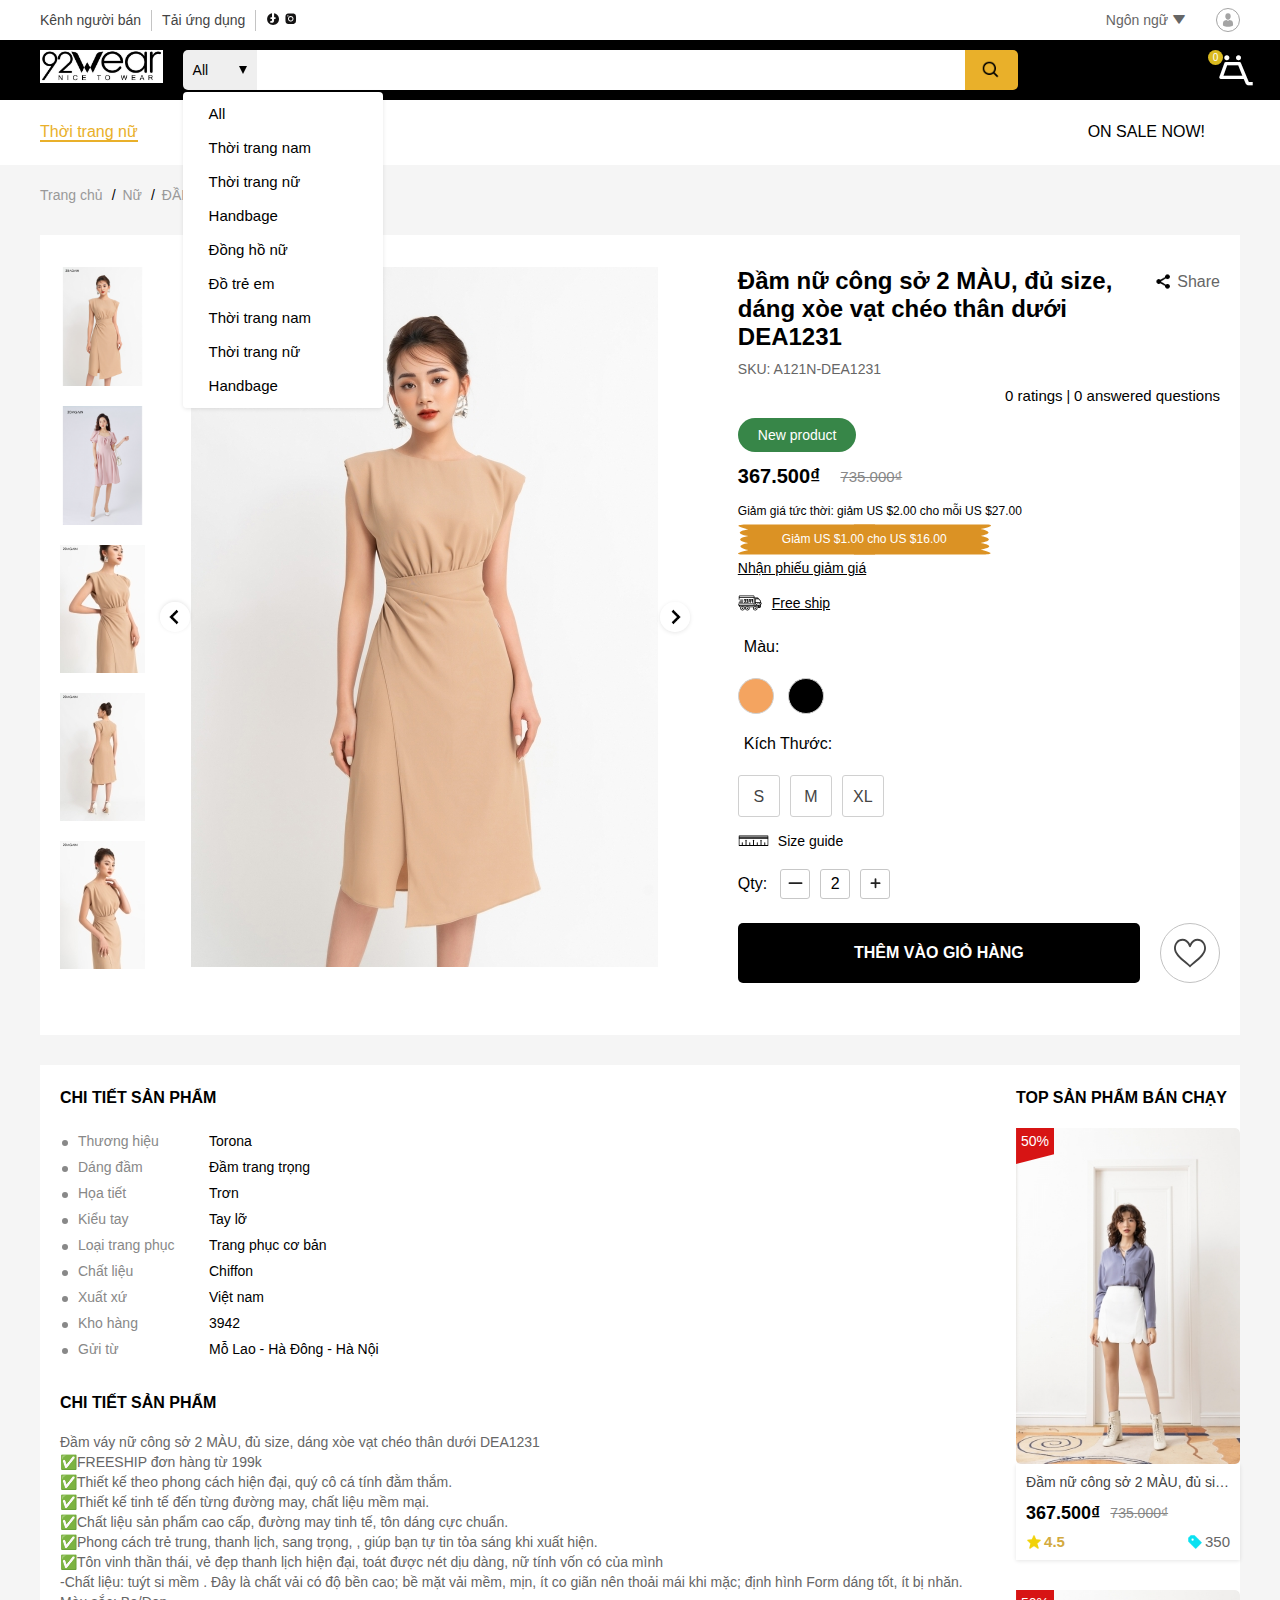
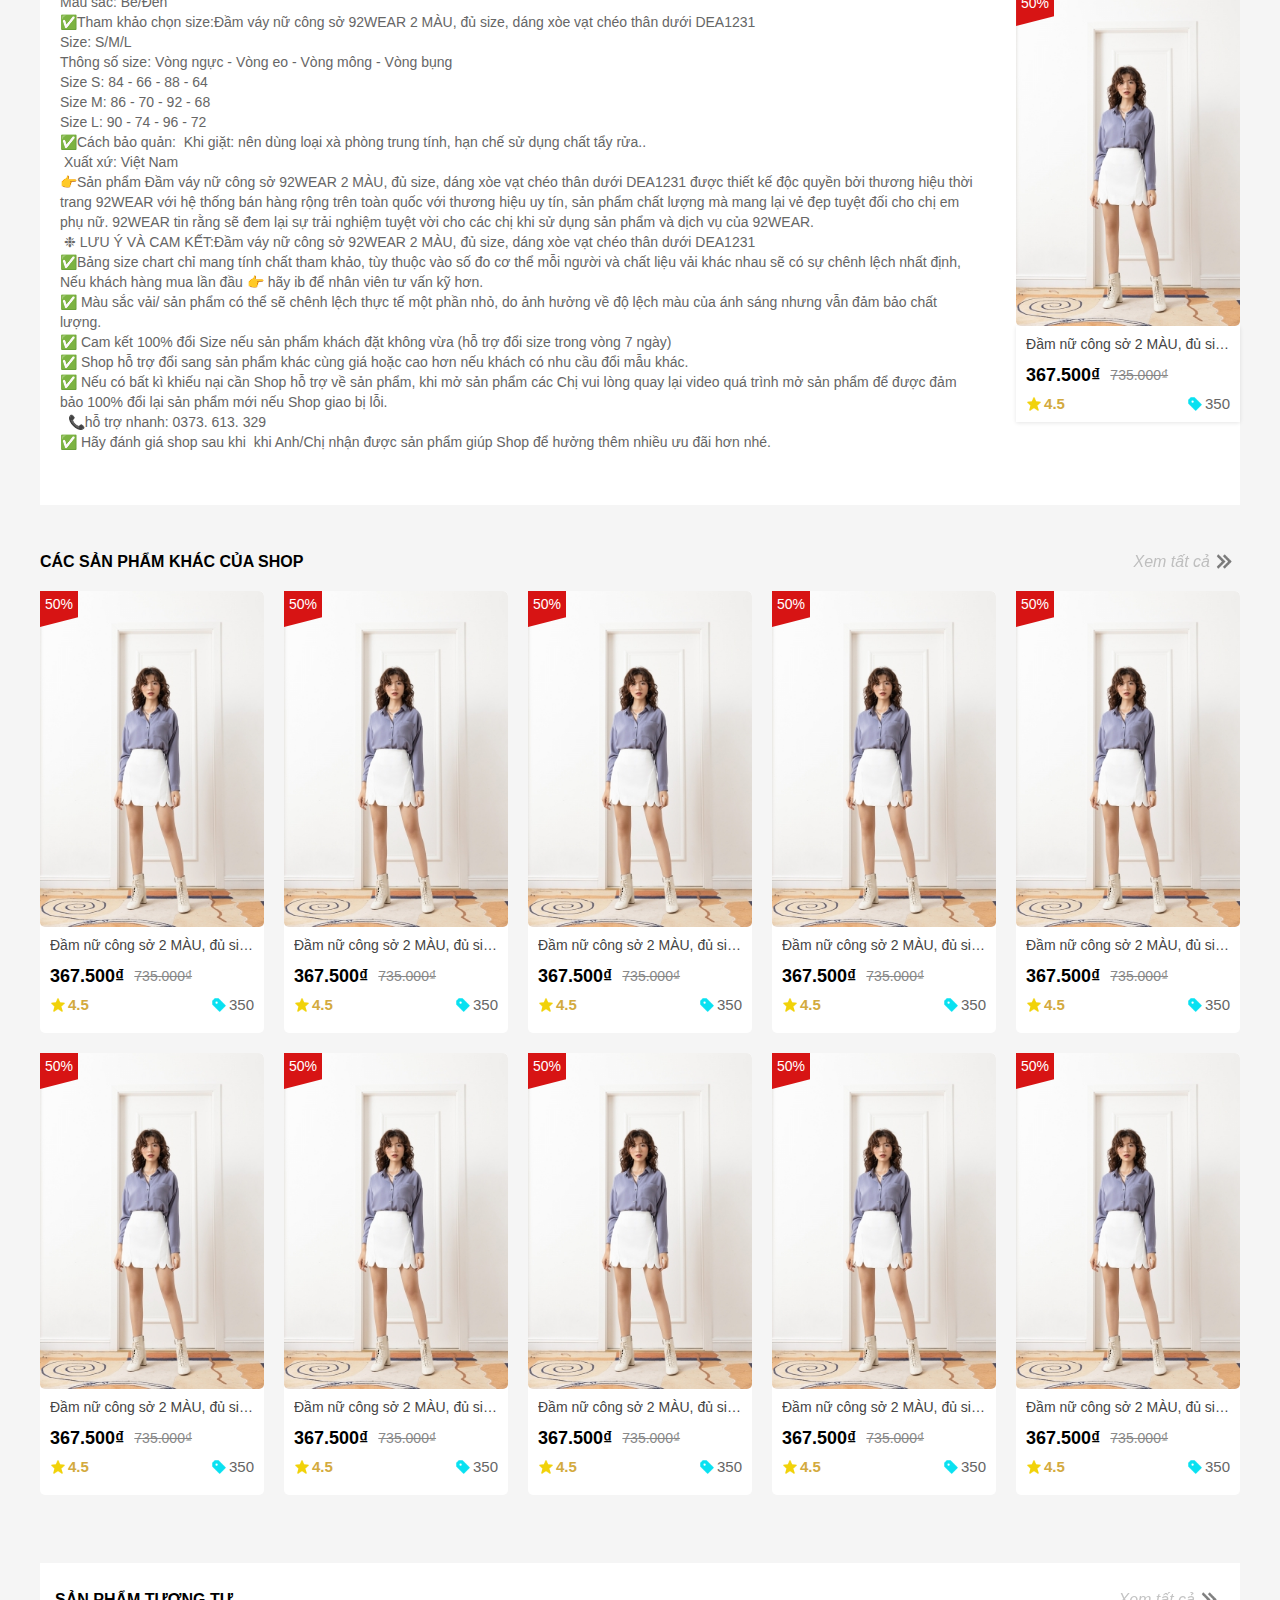
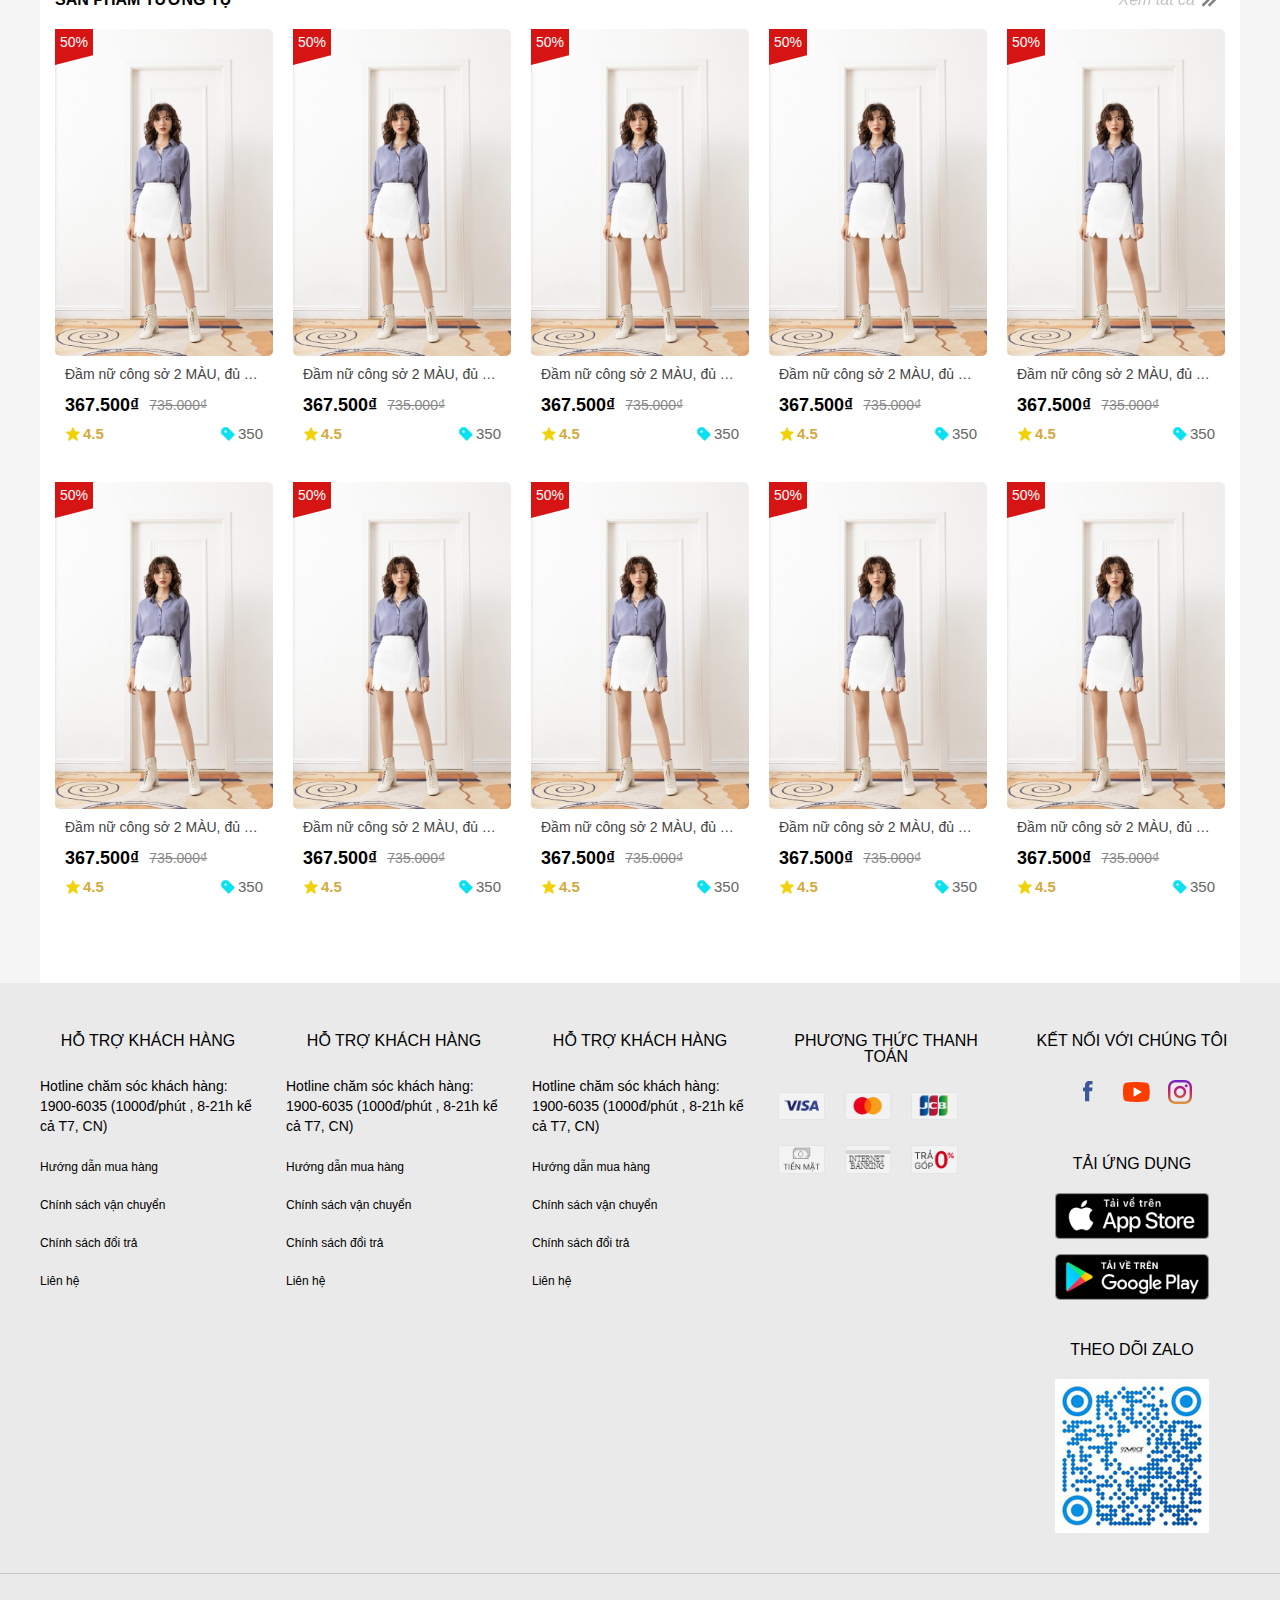
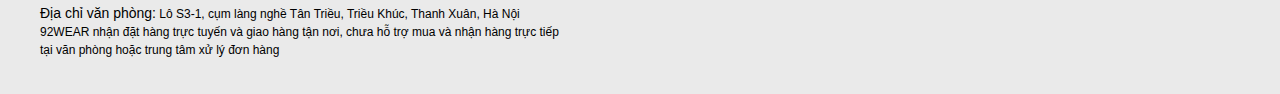
<file: page-2.html>
<!DOCTYPE html>
<html lang="en">
<head>
    <meta charset="UTF-8">
    <meta http-equiv="X-UA-Compatible" content="IE=edge">
    <meta name="viewport" content="width=device-width, initial-scale=1.0">
    <title>92 WEAR</title>
    <link rel="stylesheet" href="./css/base.css">
    <link rel="stylesheet" href="./css/main.css">
    <link href='https://unpkg.com/boxicons@2.0.9/css/boxicons.min.css' rel='stylesheet'>
    <link rel="stylesheet" href="https://i.icomoon.io/public/temp/f1c392d027/UntitledProject/style.css">
</head>
<body >
    <div class="page__wrapper">
        <header class="page-header">
            <div class="header-top">
                <div class="container header-top--container">
                    <!-- header-left -->
                    <div class="header-top--left">
                        <a href="#" class="person color-text">Kênh người bán</a>
                        <span class="separator ">&nbsp;</span>
                        <a href="#" class="app color-text">Tải ứng dụng</a>
                        <span class="separator">&nbsp;</span>
                        <div class="header-top-social">
                            <a href="" class="header-top-sociall--facebook color-text">
                                <i class='bx bxl-facebook-circle bx-rotate-180 bx-tada' style='color:#141313'  ></i>
                            </a>
                            <a href="" class="header-top-sociall--instagram color-text">
                                <i class='bx bxl-instagram-alt bx-flip-horizontal bx-tada' style='color:#141313' ></i>
                            </a>
                        </div>
                    </div>
                    <div class="header-top--right">
                        <div class="header-language">
                            <span class="header-language__trigger color-two ">
                               
                                Ngôn ngữ
                                <i class='bx bxs-down-arrow'></i>
                            </span>
                            <ul class="header__language--content dropdown-menu open">
                                <li class="header__language-list"><a href="" class="header__language--link">
                                    Tiếng Việt
                                </a></li>
                                <li class="header__language-list"><a href="" class="header__language--link">
                                    English
                                </a></li>
                            </ul>
                        </div>
                    </div>
                    <div class="header__account">
                        <span class="header__account--trigger">
                            <span class="account-icon"> 
                                Tài khoản
                            </span>  
                        </span>
                        <ul class="header__account--content dropdown-menu  ">
                            <li>
                                <a href="">Đăng nhập / Đăng ký</a>
                            </li>
                        </ul>
                        <form id="logoutform" action="https://ecom.appone.top/customer/logout" method="POST" style="display: none;">
                                <input type="hidden" name="_token" value="9WXiBjjV3qzi29TY9oRvBA8TRT20q5JQXLO2emZ2">
                            </form>
                    </div>
                </div>
            </div>
            <div class="header-content">
                <div class="container header-content--container">
                    <!-- logo -->
                    <div class="header-logo">
                        <a href="#" class="logo-link">
                            <img class="img-logo" src="./img/logo/logo.jpeg" alt="" srcset="">
                        </a>
                    </div>
                    <!-- end logo -->
                    <!-- search -->
                    <div class="header-search">
                        <!-- search category -->
                        <div class="header-search__category open">
                            <span class="header-search__category-trigger" data-toggle="dropdow">
                                All

                            </span>
                            <ul class="dropdown-menu  header-search__category-content">
                              <li class="list-category"><a href="" class="category-link">
                                  All

                              </a></li>
                              <li class="list-category"><a href="" class="category-link">
                                Thời trang nam
                              </a></li>
                              <li class="list-category"><a href="" class="category-link">
                                Thời trang nữ
                              </a></li>
                              <li class="list-category"><a href="" class="category-link">
                                Handbage
                              </a></li>
                              <li class="list-category"><a href="" class="category-link">
                                Đồng hồ nữ
                              </a></li>
                              <li class="list-category"><a href="" class="category-link">
                                Đồ trẻ em
                              </a></li>
                              <li class="list-category"><a href="" class="category-link">
                                Thời trang nam
                              </a></li>
                              <li class="list-category"><a href="" class="category-link">
                                Thời trang nữ
                              </a></li>
                              <li class="list-category"><a href="" class="category-link">
                                Handbage
                              </a></li>
                              <li class="list-category"><a href="" class="category-link">
                                Đồ trẻ em
                              </a></li>
                              <li class="list-category"><a href="" class="category-link">
                                Thời trang nữ
                              </a></li>
                            </ul>
                        </div>
                        <!-- end search category -->
                        <div class="header-search__control">
                            <input type="text" class="form-control ui-autocomplete-input" name="keyword">
                        </div>
                        <div class="header-search__actions">
                            <button class="btn-search" id="btn-search-btn">
                                <span>search</span>
                            </button>
                        </div>
                    </div>
                    <!-- end search -->
                    <!-- header-cart -->
                    <div class="header-cart">
                        <div class="header-cart-icon">
                            <i class='bx bx-cart bx-tada bx-rotate-180' style='color:#ffffff;font-size: 40px;'  ></i>
                            <span class="header-cart-count">0</span>
                        </div>
                        <div class="minicart"></div>
                    </div>
                    <!-- end header-cart -->
                </div>
            </div>
            <div class="header-menu">
                <div class="container header-menu-container">
                    <ul class="menu-items">
                        <li class="menu-item menu-item-custom">
                            <a href="#" class="menu-item-link">Thời trang nữ</a>
                            <div class="sub-menu">
                                <div class="container sub-menu-container">
                                    <!-- item menu 1 -->
                                    <div class="sub-menu-col">
                                        <ul class="sub-menu-list">
                                            <li class="sub-menu-title"><a class="menu-items-link" href="./page-1.html">Áo</a></li>
                                            <li class="m-b-6px"><a class="menu-items-link" href=" ./page-1.html">Áo sơ mi</a></li>
                                            <li class="m-b-6px"><a class="menu-items-link" href="">Áo kiểu</a></li>
                                            <li class="m-b-6px"><a class="menu-items-link" href="">Áo khoác</a></li>
                                            <li class="m-b-6px"><a class="menu-items-link" href="">Áo Jeans</a></li>
                                            <li class="m-b-6px"><a class="menu-items-link" href="">Áo thun dài tay</a></li>
                                            <li class="m-b-6px"><a class="menu-items-link" href="">Áo thun ngắn tay</a></li>
                                            <li class="m-b-6px"><a class="menu-items-link" href="">Ảo nỉ</a></li>
                                        </ul>
                                    </div>
                                    <!-- end menu item 1 -->

                                     <!-- item menu 2 -->
                                     <div class="sub-menu-col">
                                        <ul class="sub-menu-list">
                                            <li class="sub-menu-title"><a class="menu-items-link" href="">Áo</a></li>
                                            <li class="m-b-6px"><a class="menu-items-link" href="">Áo sơ mi</a></li>
                                            <li class="m-b-6px"><a class="menu-items-link" href="">Áo kiểu</a></li>
                                            <li class="m-b-6px"><a class="menu-items-link" href="">Áo khoác</a></li>
                                            <li class="m-b-6px"><a class="menu-items-link" href="">Áo Jeans</a></li>
                                            <li class="m-b-6px"><a class="menu-items-link" href="">Áo thun dài tay</a></li>
                                            <li class="m-b-6px"><a class="menu-items-link" href="">Áo thun ngắn tay</a></li>
                                            <li class="m-b-6px"><a class="menu-items-link" href="">Ảo nỉ</a></li>
                                        </ul>
                                    </div>
                                    <!-- end menu item  -->

                                     <!-- item menu 3 -->
                                     <div class="sub-menu-col">
                                        <ul class="sub-menu-list">
                                            <li class="sub-menu-title"><a class="menu-items-link" href="">Áo</a></li>
                                            <li class="m-b-6px"><a class="menu-items-link" href="">Áo sơ mi</a></li>
                                            <li class="m-b-6px"><a class="menu-items-link" href="">Áo kiểu</a></li>
                                            <li class="m-b-6px"><a class="menu-items-link" href="">Áo khoác</a></li>
                                            <li class="m-b-6px"><a class="menu-items-link" href="">Áo Jeans</a></li>
                                            <li class="m-b-6px"><a class="menu-items-link" href="">Áo thun dài tay</a></li>
                                            <li class="m-b-6px"><a class="menu-items-link" href="">Áo thun ngắn tay</a></li>
                                            <li class="m-b-6px"><a class="menu-items-link" href="">Ảo nỉ</a></li>
                                        </ul>
                                    </div>
                                    <!-- end menu item  -->

                                     <!-- item menu 4 -->
                                     <div class="sub-menu-col">
                                        <ul class="sub-menu-list">
                                            <li class="sub-menu-title"><a class="menu-items-link" href="">Áo</a></li>
                                            <li class="m-b-6px"><a class="menu-items-link" href="">Áo sơ mi</a></li>
                                            <li class="m-b-6px"><a class="menu-items-link" href="">Áo kiểu</a></li>
                                            <li class="m-b-6px"><a class="menu-items-link" href="">Áo khoác</a></li>
                                            <li class="m-b-6px"><a class="menu-items-link" href="">Áo Jeans</a></li>
                                            <li class="m-b-6px"><a class="menu-items-link" href="">Áo thun dài tay</a></li>
                                            <li class="m-b-6px"><a class="menu-items-link" href="">Áo thun ngắn tay</a></li>
                                            <li class="m-b-6px"><a class="menu-items-link" href="">Ảo nỉ</a></li>
                                        </ul>
                                    </div>
                                    <!-- end menu item  -->
                                     <!-- item menu 5 -->
                                     <div class="sub-menu-col">
                                        <ul class="sub-menu-list">
                                            <li class="sub-menu-title"><a class="menu-items-link" href="">Áo</a></li>
                                            <li class="m-b-6px"><a class="menu-items-link" href="">Áo sơ mi</a></li>
                                            <li class="m-b-6px"><a class="menu-items-link" href="">Áo kiểu</a></li>
                                            <li class="m-b-6px"><a class="menu-items-link" href="">Áo khoác</a></li>
                                            <li class="m-b-6px"><a class="menu-items-link" href="">Áo Jeans</a></li>
                                            <li class="m-b-6px"><a class="menu-items-link" href="">Áo thun dài tay</a></li>
                                            <li class="m-b-6px"><a class="menu-items-link" href="">Áo thun ngắn tay</a></li>
                                            <li class="m-b-6px"><a class="menu-items-link" href="">Ảo nỉ</a></li>
                                        </ul>
                                    </div>
                                    <!-- end menu item 1 -->

                                       <!-- item menu 6 -->
                                       <div class="sub-menu-col">
                                        <ul class="sub-menu-list">
                                            <li class="sub-menu-title"><a class="menu-items-link" href="">Áo</a></li>
                                            <li class="m-b-6px"><a class="menu-items-link" href="">Áo sơ mi</a></li>
                                            <li class="m-b-6px"><a class="menu-items-link" href="">Áo kiểu</a></li>
                                            <li class="m-b-6px"><a class="menu-items-link" href="">Áo khoác</a></li>
                                            <li class="m-b-6px"><a class="menu-items-link" href="">Áo Jeans</a></li>
                                            <li class="m-b-6px"><a class="menu-items-link" href="">Áo thun dài tay</a></li>
                                            <li class="m-b-6px"><a class="menu-items-link" href="">Áo thun ngắn tay</a></li>
                                            <li class="m-b-6px"><a class="menu-items-link" href="">Ảo nỉ</a></li>
                                        </ul>
                                    </div>
                                    <!-- end menu item 1 -->
                                </div>
                            </div>
                        </li>
                        <li class="menu-item-right">
                            <a href="#" class="menu-item-link">ON SALE NOW!</a>
                        </li>
                    </ul>
                </div>
            </div>
          
        </header>
        <div class="header-menu-bg"></div>
        <main class="page-main">
            <div class="container">
                <!-- breadcrumbs_area -->
               <div class="breadcrumbs_area">
                   <div class="container">
                       <div class="row">
                           <div class="col-12">
                               <div class="breadcrumb_content">
                                   <ul>
                                       <li><a href="">Trang chủ</a></li>
                                       <li><a href="">Nữ</a></li>
                                       <li><a href="">ĐẦM/YẾM/JUMSUIT</a></li>
                                       <li><a href="">Đầm</a></li>
                                   </ul>
                               </div>
                           </div>
                       </div>
                   </div>
               </div>
            <!-- end breadcrumbs_area -->
            <!-- product-content-main -->
            <div class="product-content-main">
                <!-- item 1 -->
                <div class="product_media">
                    <div class="product-media__stage slick-nav-style2 slick-initialized slick-slider">
                        <span type="button" class="slick-prev slick-arrow">
                            <span></span>
                        </span>
                        <div class="slick-list draggable">
                            <div class="slick-track" >
                                <!-- item -img 1 -->
                                <div  class=" item slick-slide slick-current slick-active" style="width: 500px;">
                                    <img id="thumb-main" src="./img/product-item-2/A121N-DEA1231-MBB1-01-500x700.jpeg" alt="" srcset="">
                                </div>
                                    <!-- end item -img -->
                            </div>
                        </div>
                        <span type="button" class="slick-next slick-arrow">
                            <span></span>
                        </span>
                      
                    </div>
                    <div class="product-media__nav slick-initialized slick-slider slick-vertical">
                        <div class="slick-list draggable">
                            <div class="slick-track" >
                                <!-- item -img 1 -->
                                <div class="  item slick-slide slick-current slick-active" style="width: 85px;">
                                    <img class="thumbs" src="./img/product-item-2/A121N-DEA1231-MBB1-01-500x700.jpeg" alt="" srcset="">
                                </div>
                                    <!-- end item -img -->
                                  <!-- item -img 1 -->
                                  <div class="  item slick-slide slick-active" style="width: 85px;">
                                    <img class="thumbs" src="./img/product-item-2/A121N-DEA1714-MHH1-01-500x700.jpeg" alt="" srcset="">
                                </div>
                                    <!-- end item -img -->
                                  <!-- item -img 1 -->
                                  <div class="  item slick-slide slick-active" style="width: 85px;">
                                    <img class="thumbs" src="./img/product-item-2/A121N-DEA1231-MBB1-03-85x128.jpeg" alt="" srcset="">
                                </div>
                                    <!-- end item -img -->
                                 <!-- item -img 1 -->
                                 <div class="item slick-slide slick-active" style="width: 85px;">
                                    <img src="./img/product-item-2/A121N-DEA1231-MBB1-04-85x128.jpeg" alt="" srcset="">
                                </div>
                                    <!-- end item -img -->
                                   <!-- item -img 1 -->
                                   <div class="item slick-slide slick-active" style="width: 85px;">
                                    <img src="./img/product-item-2/A121N-DEA1231-MBB1-05-85x128.jpeg" alt="" srcset="">
                                </div>
                                    <!-- end item -img -->
                            </div>
                        </div>
                    </div>
                </div>
                <!-- end item -->
                <!-- item 2 -->
                <div class="product-info-main">
                    <form action="" id="product_form" method="get">
                        <div class="product-title-page-warpper">
                            <h2 class="page-title-product"> Đầm nữ công sở 2 MÀU, đủ size, dáng xòe vạt chéo thân dưới DEA1231</h2>
                            <a href="" class="share">Share</a>
                        </div>
                        <div class="product-desc-page">SKU:  A121N-DEA1231</div>
                        <div class="product-review-summary">
                            <div class="rating-summary">
                                <div class="rating-result" title="0%">
                                    <span style="width: 0%;">
                                   <span>
                                    <span>0</span>
                                    % of 
                                    <span>100</span>
                                   </span>
                                    </span>
                                  
                                </div>
                            </div>
                            <div class="reviews-actions">
                                <a href="" class="action add">0 ratings</a>
                                <span>|</span>
                                <a class="action answered" href="">0 answered questions</a>
                            </div>
                            
                        </div>
                        <div class="product-attribute-label">New product</div>
                        <div class="price-box">
                            <div class="price-update">367.500₫</div>
                            <div class="price-old">735.000₫</div>
                        </div>
                        <div class="product-attribute-coupon">
                            <small>Giảm giá tức thời: giảm US $2.00 cho mỗi US $27.00 </small>
                            <span class="coupon-label">
                                <span>Giảm US $1.00 cho US $16.00</span>
                            </span>
                            <a href="">Nhận phiếu giảm giá</a>
                        </div>
                        <div class="product-attribute-shiping">
                            <span class="shipping">Free ship</span>
                        </div>
                        <!-- product-swatch-options -->
                        <div class="product-swatch-options">
                            <div class="swatch-attribute color">
                                <div class="swatch-attribute-title">
                                    <span class="swatch-attribute-label">Màu:</span>
                                    <span id="selected_933" class="swatch-attribute-selected"></span>
                                    <input type="hidden" id="attr_933" name="options[]">
                                </div>
                                <div class="swatch-attribute-options">
                                    <div class="swatch-option" style="background-color: #f4a460;"></div>
                                    <div class="swatch-option"style="background-color: #000;"></div>
                                </div>
                                <p>
                                    <span id="options_0" class="help-block text-danger" style="display: none;color: #f90000;padding: 10px 13px;">Chọn Màu</span>
                                </p>
                            </div>
                        </div>
                        <!-- end product-swatch-options -->
                        <!-- swatch-attribute size -->
                        <div class="swatch-attribute size">
                            <div class="swatch-attribute-title">
                                <span class="swatch-attribute-label">Kích Thước:</span>
                                <span id="selected_934" class="swatch-attribute-selected"></span>
                                <input type="hidden" id="attr_934" name="options[]">
                            </div>
                            <div class="swatch-attribute-options">
                                <div class="swatch-option">
                                    <span>S</span>
                                </div>
                                <div class="swatch-option">
                                    <span>M</span>
                                </div>
                                <div class="swatch-option">
                                    <span>XL</span>
                                </div>
                               
                            </div>
                            <p>
                                <span id="options_0" class="help-block text-danger" style="display: none;color: #f90000;padding: 10px 13px;">Chọn Kich Thuoc</span>
                            </p>
                        </div>
                        <!--end swatch-attribute size -->
                        <div class="product-attribute-size-guide">
                            <a href="">Size guide</a>
                        </div>
                        <div class="box-tocart">
                            <div class="field-qty">
                                <label for="Qty" class="label">Qty:</label>
                                <div class="control">
                                    <a href="" class="btn-number  btn-number-minus">
                                        <span>-</span>
                                    </a>
                                    <input type="text" name="qty" id="qty" min="0" value="2" title="Số lượng" class="form-control qty">
                                    <a href="#" class="btn-number btn-number--plus" data-field="qty" data-type="plus">
                                        <span>+</span>
                                    </a>
                                </div>
                                <p><span id="qty_error" class="help-block text-danger" style="color: #f90000;padding: 10px;"></span></p>
                            </div>
                            <div class="actions">
                                <button type="button" class="action-tocart" title="Thêm vào giỏ hàng">THÊM VÀO GIỎ HÀNG</button>
                                <a href="" id="3560" class="action-wishlist" title="Lưu sản phẩm">
                                    <span>wishlist</span>
                                </a>
                            </div>
                        </div>
                    </form>
                </div>
                <!-- end item -->
            </div>
            <!-- end product-content-main -->
            <!-- product-content-aside -->
            <div class="product-content-aside">
                <!-- left -->
                <div class="product-content-aside--left">
                    <div class="product-attribute-description">
                        <div class="block-title">CHI TIẾT SẢN PHẨM</div>
                        <div class="block-content">
                            <table>
                                <tbody><tr>
                                    <th>Thương hiệu</th>
                                    <td>Torona</td>
                                </tr>
                                <tr>
                                    <th>Dáng đầm</th>
                                    <td>Đầm trang trọng</td>
                                </tr>
                                <tr>
                                    <th>Họa tiết</th>
                                    <td>Trơn</td>
                                </tr>
                                <tr>
                                    <th>Kiểu tay</th>
                                    <td>Tay lỡ</td>
                                </tr>
                                <tr>
                                    <th>Loại trang phục</th>
                                    <td>Trang phục cơ bản</td>
                                </tr>
                                <tr>
                                    <th>Chất liệu</th>
                                    <td>Chiffon</td>
                                </tr>
                                <tr>
                                    <th>Xuất xứ</th>
                                    <td>Việt nam</td>
                                </tr>
                                <tr>
                                    <th>Kho hàng</th>
                                    <td>3942</td>
                                </tr>
                                <tr>
                                    <th>Gửi từ</th>
                                    <td>Mỗ Lao - Hà Đông - Hà Nội</td>
                                </tr>
                            </tbody></table>
                        </div>
                    </div>
                    <div class="product-attribute-description">
                        <div class="block-title">CHI TIẾT SẢN PHẨM</div>
                        <div class="block-content">
                            <p>Đầm váy nữ công sở 2 MÀU, đủ size, dáng xòe vạt chéo thân dưới DEA1231<br>
                                ✅FREESHIP đơn hàng từ 199k<br>
                                ✅Thiết kế theo phong cách hiện đại, quý cô cá tính đằm thắm.<br>
                                ✅Thiết kế tinh tế đến từng đường may, chất liệu mềm mại.<br>
                                ✅Chất liệu sản phẩm cao cấp, đường may tinh tế, tôn dáng cực chuẩn.<br>
                                ✅Phong cách trẻ trung, thanh lịch, sang trọng, , giúp bạn tự tin tỏa sáng khi xuất hiện.<br>
                                ✅Tôn vinh thần thái, vẻ đẹp thanh lịch hiện đại, toát được nét dịu dàng, nữ tính vốn có của mình<br>
                                -Chất liệu: tuýt si mềm . Đây là chất vải có độ bền cao; bề mặt vải mềm, mịn, ít co giãn nên thoải mái khi mặc; định hình Form dáng tốt, ít bị nhăn.<br>
                                Màu sắc: Be/Đen<br>
                                ✅Tham khảo chọn size:Đầm váy nữ công sở 92WEAR 2 MÀU, đủ size, dáng xòe vạt chéo thân dưới DEA1231<br>
                                Size: S/M/L<br>
                                Thông số size: Vòng ngực - Vòng eo - Vòng mông - Vòng bụng<br>
                                Size S: 84 - 66 - 88 - 64<br>
                                Size M: 86 - 70 - 92 - 68<br>
                                Size L: 90 - 74 - 96 - 72&nbsp;<br>
                                ✅Cách bảo quản: &nbsp;Khi giặt: nên dùng loại xà phòng trung tính, hạn chế sử dụng chất tẩy rửa..<br>
                                &nbsp;Xuất xứ: Việt Nam<br>
                                👉Sản phẩm Đầm váy nữ công sở 92WEAR 2 MÀU, đủ size, dáng xòe vạt chéo thân dưới DEA1231 được thiết kế độc quyền bởi thương hiệu thời trang 92WEAR với hệ thống bán hàng rộng trên toàn quốc với thương hiệu uy tín, sản phẩm chất lượng mà mang lại vẻ đẹp tuyệt đối cho chị em phụ nữ. 92WEAR tin rằng sẽ đem lại sự trải nghiệm tuyệt vời cho các chị khi sử dụng sản phẩm và dịch vụ của 92WEAR.<br>
                                &nbsp;❉ LƯU Ý VÀ CAM KẾT:Đầm váy nữ công sở 92WEAR 2 MÀU, đủ size, dáng xòe vạt chéo thân dưới DEA1231<br>
                                ✅Bảng size chart chỉ mang tính chất tham khảo, tùy thuộc vào số đo cơ thể mỗi người và chất liệu vải khác nhau sẽ có sự chênh lệch nhất định, Nếu khách hàng mua lần đầu 👉 hãy ib để nhân viên tư vấn kỹ hơn.<br>
                                ✅ Màu sắc vải/ sản phẩm có thể sẽ chênh lệch thực tế một phần nhỏ, do ảnh hưởng về độ lệch màu của ánh sáng nhưng vẫn đảm bảo chất lượng.<br>
                                ✅ Cam kết 100% đổi Size nếu sản phẩm khách đặt không vừa (hỗ trợ đổi size trong vòng 7 ngày)<br>
                                ✅ Shop hỗ trợ đổi sang sản phẩm khác cùng giá hoặc cao hơn nếu khách có nhu cầu đổi mẫu khác.<br>
                                ✅ Nếu có bất kì khiếu nại cần Shop hỗ trợ về sản phẩm, khi mở sản phẩm các Chị vui lòng quay lại video quá trình mở sản phẩm để được đảm bảo 100% đổi lại sản phẩm mới nếu Shop giao bị lỗi.<br>
                                &nbsp; 📞hỗ trợ nhanh: 0373. 613. 329<br>
                                ✅ Hãy đánh giá shop sau khi &nbsp;khi Anh/Chị nhận được sản phẩm giúp Shop để hưởng thêm nhiều ưu đãi hơn nhé.</p>
                        </div>
                    </div>
                </div>
            <!-- end left -->
            <!-- right -->
                <div class="product-content-aside--right">
                    <div class="product-top-saler">
                        <div class="block-title">TOP SẢN PHẨM BÁN CHẠY</div>
                        <div class="block-content">
                            <!-- item product 1 -->
                            <div class="product-item">
                                <div class="product-item-info">
                                    <div class="product-item-photo">
                                        <a href="./page-1.html" class="product-item-link">
                                            <img src="./img/products-item/A120N-ASW0829-MII1-01-300x450.jpeg" alt="" class="product-item-img">
                                        </a>
                                    </div>
                                    <div class="product-item-lable">50%</div>
                                    <div class="product-item-detail">
                                        <h3 class="product-item-title">
                                            <a href="./page-1.html" class="product-item-link">Đầm nữ công sở 2 MÀU, đủ size, dáng xòe vạt chéo thân dưới DEA1231</a>
                                        </h3>
                                        <div class="product-item-price">
                                            <div class="price">367.500₫</div>
                                            <div class="price-old">735.000₫</div>
                                        </div>
                                        <div class="product-item-review">
                                            <div class="review">4.5</div>
                                            <div class="buy">350</div>
                                        </div>
                                    </div>
                                </div>
                            </div>
                            <!-- end product -->
                                <!-- item product 2 -->
                                <div class="product-item">
                                    <div class="product-item-info">
                                        <div class="product-item-photo">
                                            <a href="" class="product-item-link">
                                                <img src="./img/products-item/A120N-ASW0829-MII1-01-300x450.jpeg" alt="" class="product-item-img">
                                            </a>
                                        </div>
                                        <div class="product-item-lable">50%</div>
                                        <div class="product-item-detail">
                                            <h3 class="product-item-title">
                                                <a href="./page-1.html" class="product-item-link">Đầm nữ công sở 2 MÀU, đủ size, dáng xòe vạt chéo thân dưới DEA1231</a>
                                            </h3>
                                            <div class="product-item-price">
                                                <div class="price">367.500₫</div>
                                                <div class="price-old">735.000₫</div>
                                            </div>
                                            <div class="product-item-review">
                                                <div class="review">4.5</div>
                                                <div class="buy">350</div>
                                            </div>
                                        </div>
                                    </div>
                                </div>
                                <!-- end product -->
                        </div>
                    </div>
                </div>
                <!-- end right -->
            </div>
            <!-- end product-content-aside -->
            <div class="product-related">
                <div class="block-title">
                    <h2 class="title">CÁC SẢN PHẨM KHÁC CỦA SHOP</h2>
                    <a href="" class=" viewall">Xem tất cả</a>
                </div>
                <div class="block-content">
                    <ol class="product-items">
                        <!-- item 1 -->
                        <li class="product-item">
                            <div class="product-item-info">
                                <div class="product-item-photo">
                                    <a href="" class="product-item-link">
                                        <img src="./img/products-item/A120N-ASW0829-MII1-01-300x450.jpeg" alt="" class="product-item-img">
                                    </a>
                                </div>
                                <div class="product-item-lable">50%</div>
                                <div class="product-item-detail">
                                    <h3 class="product-item-title">
                                        <a href="" class="product-item-link">Đầm nữ công sở 2 MÀU, đủ size, dáng xòe vạt chéo thân dưới DEA1231</a>
                                    </h3>
                                    <div class="product-item-price">
                                        <div class="price">367.500₫</div>
                                        <div class="price-old">735.000₫</div>
                                    </div>
                                    <div class="product-item-review">
                                        <div class="review">4.5</div>
                                        <div class="buy">350</div>
                                    </div>
                                </div>
                            </div>  
                        </li>
                        <!-- end  -->
                         <!-- item 1 -->
                         <li class="product-item">
                            <div class="product-item-info">
                                <div class="product-item-photo">
                                    <a href="" class="product-item-link">
                                        <img src="./img/products-item/A120N-ASW0829-MII1-01-300x450.jpeg" alt="" class="product-item-img">
                                    </a>
                                </div>
                                <div class="product-item-lable">50%</div>
                                <div class="product-item-detail">
                                    <h3 class="product-item-title">
                                        <a href="" class="product-item-link">Đầm nữ công sở 2 MÀU, đủ size, dáng xòe vạt chéo thân dưới DEA1231</a>
                                    </h3>
                                    <div class="product-item-price">
                                        <div class="price">367.500₫</div>
                                        <div class="price-old">735.000₫</div>
                                    </div>
                                    <div class="product-item-review">
                                        <div class="review">4.5</div>
                                        <div class="buy">350</div>
                                    </div>
                                </div>
                            </div>  
                        </li>
                        <!-- end  -->
                         <!-- item 1 -->
                         <li class="product-item">
                            <div class="product-item-info">
                                <div class="product-item-photo">
                                    <a href="" class="product-item-link">
                                        <img src="./img/products-item/A120N-ASW0829-MII1-01-300x450.jpeg" alt="" class="product-item-img">
                                    </a>
                                </div>
                                <div class="product-item-lable">50%</div>
                                <div class="product-item-detail">
                                    <h3 class="product-item-title">
                                        <a href="" class="product-item-link">Đầm nữ công sở 2 MÀU, đủ size, dáng xòe vạt chéo thân dưới DEA1231</a>
                                    </h3>
                                    <div class="product-item-price">
                                        <div class="price">367.500₫</div>
                                        <div class="price-old">735.000₫</div>
                                    </div>
                                    <div class="product-item-review">
                                        <div class="review">4.5</div>
                                        <div class="buy">350</div>
                                    </div>
                                </div>
                            </div>  
                        </li>
                        <!-- end  -->
                         <!-- item 1 -->
                         <li class="product-item">
                            <div class="product-item-info">
                                <div class="product-item-photo">
                                    <a href="" class="product-item-link">
                                        <img src="./img/products-item/A120N-ASW0829-MII1-01-300x450.jpeg" alt="" class="product-item-img">
                                    </a>
                                </div>
                                <div class="product-item-lable">50%</div>
                                <div class="product-item-detail">
                                    <h3 class="product-item-title">
                                        <a href="" class="product-item-link">Đầm nữ công sở 2 MÀU, đủ size, dáng xòe vạt chéo thân dưới DEA1231</a>
                                    </h3>
                                    <div class="product-item-price">
                                        <div class="price">367.500₫</div>
                                        <div class="price-old">735.000₫</div>
                                    </div>
                                    <div class="product-item-review">
                                        <div class="review">4.5</div>
                                        <div class="buy">350</div>
                                    </div>
                                </div>
                            </div>  
                        </li>
                        <!-- end  -->
                         <!-- item 1 -->
                         <li class="product-item">
                            <div class="product-item-info">
                                <div class="product-item-photo">
                                    <a href="" class="product-item-link">
                                        <img src="./img/products-item/A120N-ASW0829-MII1-01-300x450.jpeg" alt="" class="product-item-img">
                                    </a>
                                </div>
                                <div class="product-item-lable">50%</div>
                                <div class="product-item-detail">
                                    <h3 class="product-item-title">
                                        <a href="" class="product-item-link">Đầm nữ công sở 2 MÀU, đủ size, dáng xòe vạt chéo thân dưới DEA1231</a>
                                    </h3>
                                    <div class="product-item-price">
                                        <div class="price">367.500₫</div>
                                        <div class="price-old">735.000₫</div>
                                    </div>
                                    <div class="product-item-review">
                                        <div class="review">4.5</div>
                                        <div class="buy">350</div>
                                    </div>
                                </div>
                            </div>  
                        </li>
                        <!-- end  -->
                         <!-- item 1 -->
                         <li class="product-item">
                            <div class="product-item-info">
                                <div class="product-item-photo">
                                    <a href="" class="product-item-link">
                                        <img src="./img/products-item/A120N-ASW0829-MII1-01-300x450.jpeg" alt="" class="product-item-img">
                                    </a>
                                </div>
                                <div class="product-item-lable">50%</div>
                                <div class="product-item-detail">
                                    <h3 class="product-item-title">
                                        <a href="" class="product-item-link">Đầm nữ công sở 2 MÀU, đủ size, dáng xòe vạt chéo thân dưới DEA1231</a>
                                    </h3>
                                    <div class="product-item-price">
                                        <div class="price">367.500₫</div>
                                        <div class="price-old">735.000₫</div>
                                    </div>
                                    <div class="product-item-review">
                                        <div class="review">4.5</div>
                                        <div class="buy">350</div>
                                    </div>
                                </div>
                            </div>  
                        </li>
                        <!-- end  -->
                         <!-- item 1 -->
                         <li class="product-item">
                            <div class="product-item-info">
                                <div class="product-item-photo">
                                    <a href="" class="product-item-link">
                                        <img src="./img/products-item/A120N-ASW0829-MII1-01-300x450.jpeg" alt="" class="product-item-img">
                                    </a>
                                </div>
                                <div class="product-item-lable">50%</div>
                                <div class="product-item-detail">
                                    <h3 class="product-item-title">
                                        <a href="" class="product-item-link">Đầm nữ công sở 2 MÀU, đủ size, dáng xòe vạt chéo thân dưới DEA1231</a>
                                    </h3>
                                    <div class="product-item-price">
                                        <div class="price">367.500₫</div>
                                        <div class="price-old">735.000₫</div>
                                    </div>
                                    <div class="product-item-review">
                                        <div class="review">4.5</div>
                                        <div class="buy">350</div>
                                    </div>
                                </div>
                            </div>  
                        </li>
                        <!-- end  -->
                         <!-- item 1 -->
                         <li class="product-item">
                            <div class="product-item-info">
                                <div class="product-item-photo">
                                    <a href="" class="product-item-link">
                                        <img src="./img/products-item/A120N-ASW0829-MII1-01-300x450.jpeg" alt="" class="product-item-img">
                                    </a>
                                </div>
                                <div class="product-item-lable">50%</div>
                                <div class="product-item-detail">
                                    <h3 class="product-item-title">
                                        <a href="" class="product-item-link">Đầm nữ công sở 2 MÀU, đủ size, dáng xòe vạt chéo thân dưới DEA1231</a>
                                    </h3>
                                    <div class="product-item-price">
                                        <div class="price">367.500₫</div>
                                        <div class="price-old">735.000₫</div>
                                    </div>
                                    <div class="product-item-review">
                                        <div class="review">4.5</div>
                                        <div class="buy">350</div>
                                    </div>
                                </div>
                            </div>  
                        </li>
                        <!-- end  -->
                         <!-- item 1 -->
                         <li class="product-item">
                            <div class="product-item-info">
                                <div class="product-item-photo">
                                    <a href="" class="product-item-link">
                                        <img src="./img/products-item/A120N-ASW0829-MII1-01-300x450.jpeg" alt="" class="product-item-img">
                                    </a>
                                </div>
                                <div class="product-item-lable">50%</div>
                                <div class="product-item-detail">
                                    <h3 class="product-item-title">
                                        <a href="" class="product-item-link">Đầm nữ công sở 2 MÀU, đủ size, dáng xòe vạt chéo thân dưới DEA1231</a>
                                    </h3>
                                    <div class="product-item-price">
                                        <div class="price">367.500₫</div>
                                        <div class="price-old">735.000₫</div>
                                    </div>
                                    <div class="product-item-review">
                                        <div class="review">4.5</div>
                                        <div class="buy">350</div>
                                    </div>
                                </div>
                            </div>  
                        </li>
                        <!-- end  -->
                         <!-- item 1 -->
                         <li class="product-item">
                            <div class="product-item-info">
                                <div class="product-item-photo">
                                    <a href="" class="product-item-link">
                                        <img src="./img/products-item/A120N-ASW0829-MII1-01-300x450.jpeg" alt="" class="product-item-img">
                                    </a>
                                </div>
                                <div class="product-item-lable">50%</div>
                                <div class="product-item-detail">
                                    <h3 class="product-item-title">
                                        <a href="" class="product-item-link">Đầm nữ công sở 2 MÀU, đủ size, dáng xòe vạt chéo thân dưới DEA1231</a>
                                    </h3>
                                    <div class="product-item-price">
                                        <div class="price">367.500₫</div>
                                        <div class="price-old">735.000₫</div>
                                    </div>
                                    <div class="product-item-review">
                                        <div class="review">4.5</div>
                                        <div class="buy">350</div>
                                    </div>
                                </div>
                            </div>  
                        </li>
                        <!-- end  -->
                    </ol>
                </div>
            </div>
            <div class="s" style="background-color: #ffffff;">
                <div class="container">
                    <div class="product-related">
                        <div class="block-title">
                            <h2 class="title">SẢN PHẨM TƯƠNG TỰ</h2>
                            <a href="" class=" viewall">Xem tất cả</a>
                        </div>
                        <div class="block-content">
                            <ol class="product-items">
                                <!-- item 1 -->
                                <li class="product-item">
                                    <div class="product-item-info">
                                        <div class="product-item-photo">
                                            <a href="" class="product-item-link">
                                                <img src="./img/products-item/A120N-ASW0829-MII1-01-300x450.jpeg" alt="" class="product-item-img">
                                            </a>
                                        </div>
                                        <div class="product-item-lable">50%</div>
                                        <div class="product-item-detail">
                                            <h3 class="product-item-title">
                                                <a href="" class="product-item-link">Đầm nữ công sở 2 MÀU, đủ size, dáng xòe vạt chéo thân dưới DEA1231</a>
                                            </h3>
                                            <div class="product-item-price">
                                                <div class="price">367.500₫</div>
                                                <div class="price-old">735.000₫</div>
                                            </div>
                                            <div class="product-item-review">
                                                <div class="review">4.5</div>
                                                <div class="buy">350</div>
                                            </div>
                                        </div>
                                    </div>  
                                </li>
                                <!-- end  -->
                                 <!-- item 1 -->
                                 <li class="product-item">
                                    <div class="product-item-info">
                                        <div class="product-item-photo">
                                            <a href="" class="product-item-link">
                                                <img src="./img/products-item/A120N-ASW0829-MII1-01-300x450.jpeg" alt="" class="product-item-img">
                                            </a>
                                        </div>
                                        <div class="product-item-lable">50%</div>
                                        <div class="product-item-detail">
                                            <h3 class="product-item-title">
                                                <a href="" class="product-item-link">Đầm nữ công sở 2 MÀU, đủ size, dáng xòe vạt chéo thân dưới DEA1231</a>
                                            </h3>
                                            <div class="product-item-price">
                                                <div class="price">367.500₫</div>
                                                <div class="price-old">735.000₫</div>
                                            </div>
                                            <div class="product-item-review">
                                                <div class="review">4.5</div>
                                                <div class="buy">350</div>
                                            </div>
                                        </div>
                                    </div>  
                                </li>
                                <!-- end  -->
                                 <!-- item 1 -->
                                 <li class="product-item">
                                    <div class="product-item-info">
                                        <div class="product-item-photo">
                                            <a href="" class="product-item-link">
                                                <img src="./img/products-item/A120N-ASW0829-MII1-01-300x450.jpeg" alt="" class="product-item-img">
                                            </a>
                                        </div>
                                        <div class="product-item-lable">50%</div>
                                        <div class="product-item-detail">
                                            <h3 class="product-item-title">
                                                <a href="" class="product-item-link">Đầm nữ công sở 2 MÀU, đủ size, dáng xòe vạt chéo thân dưới DEA1231</a>
                                            </h3>
                                            <div class="product-item-price">
                                                <div class="price">367.500₫</div>
                                                <div class="price-old">735.000₫</div>
                                            </div>
                                            <div class="product-item-review">
                                                <div class="review">4.5</div>
                                                <div class="buy">350</div>
                                            </div>
                                        </div>
                                    </div>  
                                </li>
                                <!-- end  -->
                                 <!-- item 1 -->
                                 <li class="product-item">
                                    <div class="product-item-info">
                                        <div class="product-item-photo">
                                            <a href="" class="product-item-link">
                                                <img src="./img/products-item/A120N-ASW0829-MII1-01-300x450.jpeg" alt="" class="product-item-img">
                                            </a>
                                        </div>
                                        <div class="product-item-lable">50%</div>
                                        <div class="product-item-detail">
                                            <h3 class="product-item-title">
                                                <a href="" class="product-item-link">Đầm nữ công sở 2 MÀU, đủ size, dáng xòe vạt chéo thân dưới DEA1231</a>
                                            </h3>
                                            <div class="product-item-price">
                                                <div class="price">367.500₫</div>
                                                <div class="price-old">735.000₫</div>
                                            </div>
                                            <div class="product-item-review">
                                                <div class="review">4.5</div>
                                                <div class="buy">350</div>
                                            </div>
                                        </div>
                                    </div>  
                                </li>
                                <!-- end  -->
                                 <!-- item 1 -->
                                 <li class="product-item">
                                    <div class="product-item-info">
                                        <div class="product-item-photo">
                                            <a href="" class="product-item-link">
                                                <img src="./img/products-item/A120N-ASW0829-MII1-01-300x450.jpeg" alt="" class="product-item-img">
                                            </a>
                                        </div>
                                        <div class="product-item-lable">50%</div>
                                        <div class="product-item-detail">
                                            <h3 class="product-item-title">
                                                <a href="" class="product-item-link">Đầm nữ công sở 2 MÀU, đủ size, dáng xòe vạt chéo thân dưới DEA1231</a>
                                            </h3>
                                            <div class="product-item-price">
                                                <div class="price">367.500₫</div>
                                                <div class="price-old">735.000₫</div>
                                            </div>
                                            <div class="product-item-review">
                                                <div class="review">4.5</div>
                                                <div class="buy">350</div>
                                            </div>
                                        </div>
                                    </div>  
                                </li>
                                <!-- end  -->
                                 <!-- item 1 -->
                                 <li class="product-item">
                                    <div class="product-item-info">
                                        <div class="product-item-photo">
                                            <a href="" class="product-item-link">
                                                <img src="./img/products-item/A120N-ASW0829-MII1-01-300x450.jpeg" alt="" class="product-item-img">
                                            </a>
                                        </div>
                                        <div class="product-item-lable">50%</div>
                                        <div class="product-item-detail">
                                            <h3 class="product-item-title">
                                                <a href="" class="product-item-link">Đầm nữ công sở 2 MÀU, đủ size, dáng xòe vạt chéo thân dưới DEA1231</a>
                                            </h3>
                                            <div class="product-item-price">
                                                <div class="price">367.500₫</div>
                                                <div class="price-old">735.000₫</div>
                                            </div>
                                            <div class="product-item-review">
                                                <div class="review">4.5</div>
                                                <div class="buy">350</div>
                                            </div>
                                        </div>
                                    </div>  
                                </li>
                                <!-- end  -->
                                 <!-- item 1 -->
                                 <li class="product-item">
                                    <div class="product-item-info">
                                        <div class="product-item-photo">
                                            <a href="" class="product-item-link">
                                                <img src="./img/products-item/A120N-ASW0829-MII1-01-300x450.jpeg" alt="" class="product-item-img">
                                            </a>
                                        </div>
                                        <div class="product-item-lable">50%</div>
                                        <div class="product-item-detail">
                                            <h3 class="product-item-title">
                                                <a href="" class="product-item-link">Đầm nữ công sở 2 MÀU, đủ size, dáng xòe vạt chéo thân dưới DEA1231</a>
                                            </h3>
                                            <div class="product-item-price">
                                                <div class="price">367.500₫</div>
                                                <div class="price-old">735.000₫</div>
                                            </div>
                                            <div class="product-item-review">
                                                <div class="review">4.5</div>
                                                <div class="buy">350</div>
                                            </div>
                                        </div>
                                    </div>  
                                </li>
                                <!-- end  -->
                                 <!-- item 1 -->
                                 <li class="product-item">
                                    <div class="product-item-info">
                                        <div class="product-item-photo">
                                            <a href="" class="product-item-link">
                                                <img src="./img/products-item/A120N-ASW0829-MII1-01-300x450.jpeg" alt="" class="product-item-img">
                                            </a>
                                        </div>
                                        <div class="product-item-lable">50%</div>
                                        <div class="product-item-detail">
                                            <h3 class="product-item-title">
                                                <a href="" class="product-item-link">Đầm nữ công sở 2 MÀU, đủ size, dáng xòe vạt chéo thân dưới DEA1231</a>
                                            </h3>
                                            <div class="product-item-price">
                                                <div class="price">367.500₫</div>
                                                <div class="price-old">735.000₫</div>
                                            </div>
                                            <div class="product-item-review">
                                                <div class="review">4.5</div>
                                                <div class="buy">350</div>
                                            </div>
                                        </div>
                                    </div>  
                                </li>
                                <!-- end  -->
                                 <!-- item 1 -->
                                 <li class="product-item">
                                    <div class="product-item-info">
                                        <div class="product-item-photo">
                                            <a href="" class="product-item-link">
                                                <img src="./img/products-item/A120N-ASW0829-MII1-01-300x450.jpeg" alt="" class="product-item-img">
                                            </a>
                                        </div>
                                        <div class="product-item-lable">50%</div>
                                        <div class="product-item-detail">
                                            <h3 class="product-item-title">
                                                <a href="" class="product-item-link">Đầm nữ công sở 2 MÀU, đủ size, dáng xòe vạt chéo thân dưới DEA1231</a>
                                            </h3>
                                            <div class="product-item-price">
                                                <div class="price">367.500₫</div>
                                                <div class="price-old">735.000₫</div>
                                            </div>
                                            <div class="product-item-review">
                                                <div class="review">4.5</div>
                                                <div class="buy">350</div>
                                            </div>
                                        </div>
                                    </div>  
                                </li>
                                <!-- end  -->
                                 <!-- item 1 -->
                                 <li class="product-item">
                                    <div class="product-item-info">
                                        <div class="product-item-photo">
                                            <a href="" class="product-item-link">
                                                <img src="./img/products-item/A120N-ASW0829-MII1-01-300x450.jpeg" alt="" class="product-item-img">
                                            </a>
                                        </div>
                                        <div class="product-item-lable">50%</div>
                                        <div class="product-item-detail">
                                            <h3 class="product-item-title">
                                                <a href="" class="product-item-link">Đầm nữ công sở 2 MÀU, đủ size, dáng xòe vạt chéo thân dưới DEA1231</a>
                                            </h3>
                                            <div class="product-item-price">
                                                <div class="price">367.500₫</div>
                                                <div class="price-old">735.000₫</div>
                                            </div>
                                            <div class="product-item-review">
                                                <div class="review">4.5</div>
                                                <div class="buy">350</div>
                                            </div>
                                        </div>
                                    </div>  
                                </li>
                                <!-- end  -->
                            </ol>
                        </div>
                    </div>
                </div>
            </div>

        </main>
        <!-- footer -->
        <footer class="page-footer">
            <div class="footer-top">
                <div class="container">
                    <div class="row footer-top-row">
                        <!-- col 1 -->
                        <div class="col-md-3 col-sm padding-15px-lr">
                            <h3 class="title-footer">HỖ TRỢ KHÁCH HÀNG</h3>
                            <div class="hotline">
                                <p class="desc-hotline"> Hotline chăm sóc khách hàng: 1900-6035 (1000đ/phút , 8-21h kể cả T7, CN)</p>
                            </div>
                            <ul class="footer-list">
                                <li class="footer-list-tiem"><a class="footer-item-link" href="">Hướng dẫn mua hàng</a></li>
                                <li class="footer-list-tiem"><a class="footer-item-link" href="">Chính sách vận chuyển</a></li>
                                <li class="footer-list-tiem"><a class="footer-item-link" href="">Chính sách đổi trả</a></li>
                                <li class="footer-list-tiem"><a class="footer-item-link" href="">Liên hệ</a></li>
                            </ul>
                        </div>
                        <!-- end col  -->
                         <!-- col 2 -->
                         <div class="col-md-3 col-sm padding-15px-lr">
                            <h3 class="title-footer">HỖ TRỢ KHÁCH HÀNG</h3>
                            <div class="hotline">
                                <p class="desc-hotline"> Hotline chăm sóc khách hàng: 1900-6035 (1000đ/phút , 8-21h kể cả T7, CN)</p>
                            </div>
                            <ul class="footer-list">
                                <li class="footer-list-tiem"><a class="footer-item-link" href="">Hướng dẫn mua hàng</a></li>
                                <li class="footer-list-tiem"><a class="footer-item-link" href="">Chính sách vận chuyển</a></li>
                                <li class="footer-list-tiem"><a class="footer-item-link" href="">Chính sách đổi trả</a></li>
                                <li class="footer-list-tiem"><a class="footer-item-link" href="">Liên hệ</a></li>
                            </ul>
                        </div>
                        <!-- end col  -->
                          <!-- col 3 -->
                          <div class="col-md-3 col-sm padding-15px-lr">
                            <h3 class="title-footer">HỖ TRỢ KHÁCH HÀNG</h3>
                            <div class="hotline">
                                <p class="desc-hotline"> Hotline chăm sóc khách hàng: 1900-6035 (1000đ/phút , 8-21h kể cả T7, CN)</p>
                            </div>
                            <ul class="footer-list">
                                <li class="footer-list-tiem"><a class="footer-item-link" href="">Hướng dẫn mua hàng</a></li>
                                <li class="footer-list-tiem"><a class="footer-item-link" href="">Chính sách vận chuyển</a></li>
                                <li class="footer-list-tiem"><a class="footer-item-link" href="">Chính sách đổi trả</a></li>
                                <li class="footer-list-tiem"><a class="footer-item-link" href="">Liên hệ</a></li>
                            </ul>
                        </div>
                        <!-- end col  -->
                          <!-- col 4 -->
                          <div class="col-md-3 col-sm padding-15px-lr">
                            <h3 class="title-footer">PHƯƠNG THỨC THANH TOÁN</h3>
                            <div class="row payment ">
                                <!-- col 1 -->
                               <div class="col-md-4 col-sm-4 float-lef">
                                   <img src="./img/app/payment1.png" alt="" srcset="">
                               </div>   
                               <!-- end col -->

                                 <!-- col 2 -->
                                 <div class="col-md-4 col-sm-4 float-lef">
                                    <img src="./img/app/payment2.png" alt="" srcset="">
                                </div>   
                                <!-- end col -->

                                  <!-- col 3 -->
                               <div class="col-md-4 col-sm-4 float-lef">
                                <img src="./img/app/payment3.png" alt="" srcset="">
                            </div>   
                            <!-- end col --> 
                            </div>
                            <div class="row payment">
                                  <!-- col 4 -->
                                  <div class="col-md-4 col-sm-4 float-lef">
                                    <img src="./img/app/payment4.png" alt="" srcset="">
                                </div>   
                                <!-- end col -->

                                    <!-- col 5 -->
                               <div class="col-md-4 col-sm-4 float-lef">
                                <img src="./img/app/payment5.png" alt="" srcset="">
                            </div>   
                            <!-- end col -->

                                <!-- col 6 -->
                                <div class="col-md-4 col-sm-4 float-lef">
                                    <img src="./img/app/payment6.png" alt="" srcset="">
                                </div>   
                                <!-- end col -->
                            </div>
                            
                        </div>
                        <!-- end col  -->
                          <!-- col 5 -->
                          <div class="col-md-3 col-sm padding-15px-lr">
                            <h3 class="title-footer">KẾT NỐI VỚI CHÚNG TÔI</h3>
                            <div class="text-center social">
                                <a href="">
                                    <img src="./img/social/facebook.png" alt="">
                                </a>
                                <a href="">
                                    <img src="./img/social/youtube.png" alt="">
                                </a>
                                <a href="">
                                    <img src="./img/social/instagram.png" alt="">
                                </a>
                            </div>
                            <!-- 1 -->
                            <div class="appstore">
                                <h3>TẢI ỨNG DỤNG </h3>
                                <p><a href=""><img src="./img/app/appstore.png" alt=""></a></p>
                                <p><a href=""><img src="./img/app/googleplay.png" alt=""></a></p>
                            </div>
                            <!-- end -->
                             <!-- 2 -->
                             <div class="appstore">
                                <h3 class="mag-t-b">THEO DÕI ZALO </h3>
                                <p><a href=""><img src="./img/app/zalo_92wear.jpeg" alt=""></a></p>
                               
                            </div>
                            <!-- end -->
                        </div>
                        <!-- end col  -->
                    </div>
                </div>
            </div>
            <div class="footer-bottom">
                <div class="container">
                   <b>Địa chỉ văn phòng:</b> 
                   Lô S3-1, cụm làng nghề Tân Triều, Triều Khúc, Thanh Xuân, Hà Nội 
                   <br>
                   92WEAR nhận đặt hàng trực tuyến và giao hàng tận nơi, chưa hỗ trợ mua và nhận hàng trực tiếp  
                   <br>
                   tại văn phòng hoặc trung tâm xử lý đơn hàng
                </div>
            </div>
        </footer>
    </div>
    <script src="./js/jquery-3.6.0.min.js"></script>
    <script src="./js/main.js"></script>
</body>
</html>
</file>
<file: css/base.css>
* {
    padding: 0;
    margin: 0;
    box-sizing: border-box;
}
:root {
    --color-black: #000;
    --color-while: #fff;
    --color-text: #444444;
    --color--two:#666666;
    --color-red: rgb(231, 19, 19);
    --color-yellow: rgb(228, 205, 102);
    
}

img {
    max-width: 100%;
}
.color-two {
    color: var(--color--two);
}
.color-text-one {
    color: var(--color-while);
}
.color-text {
    color: var(--color-text);
}
.text-center {
    text-align: center;
}
.float-lef {
    float: left;
}
.mag-t-b {
    margin-bottom: 10px;
    margin-top: 10px;
}
.display-row {
    display: flex;
    flex-wrap: wrap;
   
}
.space-beetween {
    justify-content: space-between;
}
.justify-center {
    justify-content: center;
}
.align-center {
    align-items: center;

}
.mg-lr {
    margin-left: -15px;
    margin-right: -15px;
}
.display-column {
    display: flex;
    flex-direction: column;

}
/* row */
.row {
    margin-left: -15px;
    margin-right: -15px;
}
.row::before {
    content: "";
    display: table;
}

.row::after {
    content: "";
   clear: both; 
}
/* .col-md-3 {
    width: auto;
    max-width: 260px;
} */
.col-sm-4 {
    padding: 0 10px;
}
.col-md-4 {
    width: 33.33333333%;
}
.col-md-6 {
    width: 50%;
}

.padding-15px-lr {
    padding-left: 15px;
    padding-right: 15px;
}

.full-width {
    width: 1240px;
    max-width: 1240px;
}
.halft-width {
    width: 960px;
    max-width: 960px;
}
.font-size-normall {
    font-size: 15px;
}
.font-size-big {
    font-size: 25px;
}
.font-size-bigger {
    font-size: larger;
}
.center-magin {
    margin: 0 auto;
}

body {
    background-color: var(--color-while);
    font-size: 14px;
    line-height: 1.42857143;
    margin: 0;
    font-family: 'Roboto', sans-serif;
    color: #000000;
    background-color: #f5f5f5;
}
a {
    text-decoration: none;
    
}
 li {
     list-style: none;
 }
.container {
    padding-left: 15px;
    padding-right: 15px;
    margin-left: auto;
    margin-right: auto;
    width: 100%;
    max-width: 1230px;
}
.header-top--container {
    display: flex;

}
.header-top--left,
.header-top--right {
    display: flex;
    align-items: center;
}
.separator {
    width: 1px;
    height: 21px;
    background-color: #C4C4C4;
    display: inline-block;
    margin: 0 10px;
}
.header-search__category-trigger::after {
    content: "";
    width: 0;
    height: 0;
    position: absolute;
    display: inline-block;
    border-style: solid;
    border-width: 8px 4px 0 4px;
    border-color: #000 transparent transparent transparent;
    right: 10px;
    top: 50%;
    margin-top: -4px;
}
/* hover menu */
.menu-items li:hover > .sub-menu {
    visibility: visible;
    opacity: 1;
    transition: 0.2s;

}
.home-banner .slick-arrow:hover {
    background-color: #e9b02a;
    background-image: url(../img/arrow-header/download-arrow-while.svg);
    transition: 0.3s;
}
.slick-track::before,
.slick-track::after {
    display: table;
    content: "";
}
.slick-nav--style1 .slick-arrow:hover {
    background-color: #e9b02a;
    transition: 0.3s;
}
.prodcut-hot-item:hover .product-hot__item-photo img {
    transform: scale(1.13);
    transition: 0.45s;
}
.product-hot__item:hover .product-hot__item-photo img {
    transform: scale(1.13);
    transition: 0.45s;
}
.product-hot__item:hover .product-hot__item-title a,
 .prodcut-hot-item:hover .product-hot__item-title a{
    color: #e9b02a;
    transition: 0.3s;
}
/* .prodcut-hot__item:hover .product-hot__item-photo img {
    transform: scale(1.13);
    transition: 0.45s;
} */
.product-item:hover .product-item-photo img {
    transform: scale(1.13);
    transition: 0.45s;
}
.product-item-title:hover a {
    color: #e9b02a;
    
}
.menu-items .sub-menu .menu-items-link:hover {
    color: #e98c2a;
}   
.home-product-today .btn-shoball-link:hover {
    background-color: #f0ca6f;
    transition: 0.3s;
}
.pagination li a:hover,
.pagination li span:hover {
    color: #e9b02a;
}
.pagination > .active > span,
.pagination > .active > span:hover {
    color: #fff;
    z-index: 3;
    cursor: default;
}
.pagination > li > a:hover {
    z-index: 2;
    border-color:#ddd ;
}

/* page-2 */
.breadcrumb_content ul li a:hover {
    color: #ffd54c;
}
/* end page-2 */

/* end hover */
/* before */
.breadcrumb_content ul li::before {
    position: absolute;
    content: "/";
    right: 0;
    top: 50%;
    transform: translateY(-50%);
}
.breadcrumb_content ul li:last-child::before {
    display: none;
}
.breadcrumb_content ul li:last-child {
    margin-right: 0;
}
.filter-option-title::after {
    content: "";
    display: block;
    width: 14px;
    height: 2px;
    background: #222222;
    position: absolute;
    top: 9px;
    right: 0;   
} 
.filter-option input[type="checkbox"]+span::before {
        content: "";
        display: block;
        box-shadow: #a3a3a3 0px 0px 0px 1px;
        box-sizing: border-box;
        border-radius: 3px;
        position: absolute;
        width: 16px;
        height: 16px;
        background-color: #fff;
        top: 0;
        left: 0;


}

.filter-option .price-slide .separator1::before {
    content: "";
    display: block;
    width: 0;
    height: 0;
    border-style: solid;
    border-width: 4px 0px 4px 8px;
    border-color: transparent transparent transparent #828282;
}
.filter-option .filter-option-item-color input[type="checkbox"]+span::before {
    top: 4px;
}
.product-attribute-description table th::before {
    content: "";
    width: 6px;
    height: 6px;
    background-color: #888888;
    border-radius: 100%;
    display: inline-block;
    margin-right: 10px;
}
.slick-next:before {
    content: '';
}
.slick-prev:before {
    content: '';
}

/* hover */
.product-item__img img:hover {
    transform: scale(1.13);
    transition: 0.45s;
}

.product-title .product-link__items:hover{
    color: #e9b02a;
    transition: 0.3s;

}
</file>
<file: css/main.css>
.page__wrapper {
    min-width: 1230px;
}
.page-header {
 border: none;
 margin: 0;
 padding: 0;
 position: relative;
 z-index: 100;
 background-color: var(--color-while);
}
.header-top {
    color: #444444;
    line-height: 24px;
    padding: 8px 0px;
}
.header-top 
.header-top--social {
    display: flex;
    align-items: center;
}
.header-top--right  {
    margin-left: auto;
}
.header-language {
    margin-left: 30px;
    position: relative;
}
.header-language__trigger {
    color: #666666;
    cursor: pointer;
    display: block;
}
.header__language--content {
    left: auto !important;
    right: 0;
    box-shadow: 0px 1px 4px rgb(0 0 0 / 10%);
    border-radius: 5px;
    margin-top: 7px;
    top: 100%;
}

/* account */
.header__account {
    margin-left: 30px;
    position: relative;
}
.account-icon {
    display: none;
}
.header__account--trigger {
    background-image: url(../img/account/user.svg);
    background-repeat: no-repeat;
    background-size: 100% 100%;
    background-position: center;
    color: #666666;
    display: block;
    width: 24px;
    height: 24px;
    cursor: pointer;
}
.header__account--content {
    left: auto !important;
    right: 0;
    box-shadow: 0px 1px 4px rgb(0 0 0 / 10%);
    border-radius: 5px;
    margin-top: 7px;
    top: 100%;
}
.header-content {
    background-color: #000000;
    padding: 10px 0px;
}
.header-logo {
    width: 180px;
    max-width: 180px;
    padding-right: 20px;
}
.header-search {
    display: flex;
    width: 100%;
}
.header-content--container {
    display: flex;
    align-content: center;
    justify-content: space-between;
}
/* img */
.img-logo {
    width: 100%;
}
.header-search__category {
    position: relative;
}
.header-search__category-content {
    background: #ffffff;
    width: 200px;
    max-height: 316px;
    box-shadow: 0px 1px 4px rgb(0 0 0 / 10%);
    border-radius: 4px;
    margin-top: 7px;
    top: 84%;
    left: 0;
    font-size: 1rem;
    line-height: 1.4rem;
    color: #000;
    overflow-y: auto;
}
.dropdown-menu {
    position: absolute;
    padding: 5px 0;
    z-index: 10000;
    min-width: 160px;
    text-align: left;
    top: 100%;
    left: 0;
    float: left;
    display: none;
    background-color: #fff;
    padding: 5px 0;
    margin: 2px 0 0;
    font-size: 14px;
    text-align: left;
}
.dropdown-menu > li > a {
    display: block;
    padding: 3px 20px;
    clear: both;
    font-weight: normal;
    line-height: 1.42857143;
    color: #333;
    white-space: nowrap;
}

.header-search__control {
    width: 77%;
}
.header-search .form-control {
    display: block;
    width: 100%;
    height: 40px;
    border: none;
    outline: none;
    box-shadow: none;
    border-radius: 0;
}
.form-control {
    padding: 6px 12px;
    font-size: 14px;
    line-height: 1.2;
    color: #555;
    background-image: none;
}
.header-search__category-trigger {
    position: relative;
    background-color: #EFEFEF;
    width: 74px;
    min-width: 74px;
    display: block;
    font-size: 14px;
    line-height: 40px;
    padding-left: 10px;
    border-radius: 5px 0px 0px 5px;
    white-space: nowrap;
    text-overflow: ellipsis;
    overflow: hidden;
    padding-right: 18px;
    color: #000;
    cursor: pointer;
}
.header-search__category .list-category .category-link {
    line-height: 24px;
    padding: 5px 10px 5px 26px;
    color: #000;
    font-size: 15px;
}
/* btn search */
.header-search .btn-search {
    background-image: url(../img/search/search-regular-24.png);
    width: 53px;
    min-width: 53px;
    height: 40px;
    border-radius: 0px 5px 5px 0px;
    border: none;
    box-shadow: none;
    outline: none;
    background-position: center;
    background-repeat: no-repeat;
    background-size: 20px 20px;
    background-color: #E9B02A;
    color: var(--color-while);
}
.btn-search {
    display: inline-block;
    padding: 6px 12px;
    margin-bottom: 0;
    font-weight: normal;
    font-size: 14px;
    text-align: center;
    white-space: nowrap;
    vertical-align: middle;
    cursor: pointer;
    user-select: none;
    touch-action: none;
}
.header-search .btn-search span {
    display: none;
}

/* cart */
.header-cart {
    display: flex;
    justify-content: flex-end;
    width: 180px;
    max-width: 180px;
   
   
}
.header-cart-icon {
    width: 24px;
    height: 28px;
    display: block;
    background-position: center;
    background-repeat: no-repeat;
    /* background-image: url(../img/cart/cart-regular-24.png); */
    background-size: 100% 100%;
    position: relative;
    cursor: pointer;
}
.header-cart-count {
    position: absolute;
    width: 15px;
    height: 15px;
    color: #fff;
    border-radius: 100%;
    background-color: #daba1f;
    text-align: center;
    line-height: 15px;
    left: -8px;
    top: 0px;
   font-size: 10px;
   font-weight: 500;
}

/* header-menu */
.header-menu {
    position: relative;
}
.header-menu-container {
    position: static;
}
.menu-items {
    display: flex;
    align-items: center;
    padding: 0;
    margin: 0;
}
.menu-items > li {
    margin: 0;
    margin-right: 50px;
    height: 65px;
    display: -webkit-flex;
    display: flex;
    -webkit-align-items: center;
    align-items: center;
}
.menu-items >li.menu-item-custom >a {
    color: #E9B02A;
    font-weight: 500;
    border-bottom: 2px solid #e9b02a;
}
.menu-items .sub-menu {
    position: absolute;
    top: 100%;
    left: 0%;
    width: 100%;
    z-index: 100;
    background-color: #fff;
    margin-top: -3px;
    visibility: hidden;
    opacity: 0;
    transition: 0.2s;
}

.menu-items .sub-menu-container {
    display: flex;
    justify-content: space-between;
}
.menu-items .sub-menu-col {
    padding: 20px 20px 35px;
}
.menu-items .sub-menu .sub-menu-list {
    padding: 0 0 17px;
    margin: 0;
}
.menu-items .sub-menu .sub-menu-title {
    font-size: 14px;
    color: #000000;
    font-weight: 600;
    margin-bottom: 5px;
}
.menu-items .sub-menu .sub-menu-title a {
    color: #000000;
}
.menu-items .sub-menu a {
    font-size: 14px;
   line-height: 20px;
   display: inline-block;
   color: #444444;

}
.menu-items .sub-menu .m-b-6px {
    margin-bottom: 6px;
}
.menu-items >li >a {
    display: block;
    line-height: 65px;
    font-weight: normal;
    font-size: 16px;
    color: #000;
    line-height: 1;
    border-bottom: 2px solid transparent;
}

/* menu-right */ 
.menu-items .menu-item-right {
    margin-left: auto;
    margin-right: 35px;
}
.header-menu-bg {
    width: 100%;
    height: 100vh;
    position: fixed;
    top: 0;
    left: 0;
    z-index: 50;
    background: rgba(0, 0, 0, 0.5);
    visibility: hidden;
    opacity: 0;
}
.header-menu-bg.active {
    opacity: 1;
    visibility: visible;
}
/* home-banner */
.home-banner {
    margin-bottom: 26px;
}
.slick-slider {
    position: relative;
    display: block;
    box-sizing: border-box;
}
.home-banner .slick-prev {
    left: -15px;
    transform: rotate(180deg);
}
.home-banner .slick-next
{
    right: -15px;
}
.home-banner .slick-arrow {
    background-color: #FFFFFF;
    background-position: center;
    background-repeat: no-repeat;
    background-image: url(../img/arrow-header/download\ \(1\).svg);
    width: 30px;
    height: 30px;
    position: absolute;
    border-radius: 100%;
    top: 50%;
    
    margin-top: -15px;
    box-shadow: 0px 1px 4px rgb(0 0 0 / 10%) ;
    z-index: 2;
    cursor: pointer;
}
/* home product */
.home-product-hot {
    background: #F5F5F5;
    padding: 40px 0 50px;
    margin-bottom: 30px;
}
.home-product-hot .block-heading {
    margin-bottom: 50px;
    text-align: center;
}
.home-product-hot .block-heading .title {
    font-weight: 500;
    font-size: 2.4rem;
    line-height: 47px;
    margin: 0 0 10px;
}
.home-product-hot .block-heading .btn-product {
    background: #E9B02A;
    border-radius: 5px;
    font-weight: bolder;
    font-size: 14px;
    line-height: 20px;
    color: var(--color-while);
    padding: 10px 98px
}
.home-product-hot .block-content {
    overflow: hidden;
}
.home-product-hot .home-product-hot--slide {
    margin: 0px -10px;
}

.home-product-hot .slick-prev {
    left: -15px;
}
.home-product-hot .slick-next {
    right: -15px;
}
.home-product-hot .slick-arrow {
    top: -webkit-calc((100% - 108px)/ 2) !important;
}

.home-product-hot--slide .prodcut-hot__item {
    padding: 0  10px;
}   

.slick-nav--style1 {
    overflow: hidden;
}
.slick-nav--style1 .slick-prev {
    transform: rotate(180deg);
}
/* block content */
.slick-nav--style1 .slick-arrow {
    width: 50px;
    height: 50px;
    position: absolute;
    background-color: rgba(0, 0, 0, 0.2);
    background-image: url(../img/arrow-header/download-arrow.svg);
    background-repeat: no-repeat;
    background-position: left 10px center;
    margin-top: -25px;
    z-index: 2;
    cursor: pointer;
    border-radius: 100%;
    top: 50%;
    
    

}
/* .slick-slider {
    position: relative;
    display: block;
    box-sizing: border-box;
} */
.slick-list {
    position: relative;
    display: block;
    overflow: hidden;
    margin: 0;
    padding: 0; 
}
.slick-slide {
    float: left;
    height: 100%;
    min-height: 1px;

}
.slick-track {
    position: relative;
    top: 0;
    left: 0;
    display: block;
  margin-left: auto;
  margin-right: auto;
}
.slick-track::before{
    content: "";
    display: table;
}
.home-product-hot--slide .product-hot__item {
    padding: 0 10px;

}
.product-hot__item-info {
    background-color: #fff;
    border-radius: 5px;
}
.product-hot__item-photo {
    overflow: hidden !important;
    border-radius: 5px 5px 0 0;
}
.product-hot__item-photo img {
    width: 100%;
    /* border-radius: 5px; */
    display: block;
    transition: 0.45s;
}
.product-hot__item-detail {
    padding: 20px 18px;
    min-width: 108px;
}
.product-hot__item-title {
    margin: 0 0 20px;
    display: block;
    font-weight: normal;
    font-size: 14px;
    line-height: 16px;
    color: #000000;
    overflow: hidden;
    text-overflow: ellipsis;
    white-space: nowrap;
}

.product-hot__item-title a {
    color: #000000;
}
.product-hot__item-price .price-old {
    color: #888888;
    font-size: 14px;
    line-height: 16px;
    text-decoration-line: line-through;
    font-weight: normal;
}
.product-hot__item-price {
    font-size: 14px;
    line-height: 16px;
    color: #000000;
    display: flex;
    align-items: center;
}
.product-hot__item-price .price {
    margin-right: 20px;
}
/* banner content */
.content-home-banner {
    display: flex;
    justify-content: space-between;
    align-items: center;
}
/* end banner */

/* home-product-upsell */
.home-product-upsell {
    padding-top: 10px;
    margin-bottom: 30px;
}
.home-product-upsell .block-heading {
    display: flex;
    align-items: center;
    flex-wrap: wrap;
    margin-bottom: 30px;
}
.home-product-upsell .home-product-hot--slide {
    margin: 0 -10px;
}
.home-product-upsell .block-content {
    overflow: hidden;
}
.home-product-upsell .title-product {
    font-weight: 500;
    font-size: 30px;
    line-height: 35px;
    text-transform: uppercase;
    margin-right: 30px;
}
.home-product-upsell .slick-prev {
    left: -15px;
}
.home-product-upsell .slick-next {
    right: -15px;
}
.home-product-upsell .slick-arrow {
    top: -webkit-calc((100% - 108px)/ 2);
}
.home-product-upsell .block-heading .btn-view-all ,
 .product-related .block-title .viewall {
    margin-left: auto;
    font-style: italic;
    font-weight: normal;
    font-size: 16px;
    line-height: 19px;
    padding-right: 30px;
    color: #888888;
    background-image: url(../img/arrow/chevrons-right-regular-24.png);
    background-repeat: no-repeat;
    background-position: right center;
    background-size: 30px;
    filter: opacity(0.5);
}
/* end home-product-upsell */

/* home-product-today */
.home-product-today {
    padding-top: 10px;
    padding-bottom: 50px;
}
.home-product-today .block-heading {
    display: flex;
    align-content: center;
    flex-wrap: nowrap;
    background-color: #000000;
    padding: 15px 20px;
    margin-bottom: 30px;
    border-radius: 10px 10px 0 0;
    justify-content: space-between;
    align-items: center;
}
.home-product-today .block-heading .home-product-title {
    font-size: 16px;
    font-weight: bold;
    text-transform: uppercase;

}
.home-product-today .block-content {
    display: flex;
    margin: 0 -10px 30px;
    flex-wrap: wrap;
}
.home-product-today .product-hot__item {
    width: 20%;
    margin-bottom: 20px;
    padding: 0 10px;
}
.product-hot__item-info {
    background-color: var(--color-while);
    border-radius: 5px;

}
.home-product-today .product-hot__item-photo {
    border-radius: 2px;
}
.product-hot__item-photo {
    overflow: hidden;
}
.home-product-today .product-hot__item-img {
    width: 100%;
    display: block;
}
.home-product-today .product-hot__item-detail {
    box-shadow: 0px 1px 4px rgb(0 0 0 / 10%);
    border: 1px solid #E3E3E3;
    border-top: none;
    border-radius: 0 0 5px 5px;
    margin-top: -5px;
}
.home-product-today .btn-shoball-link {
    background-color: #E9B02A;
    padding: 10px 98px;
    color: var(--color-while);
    font-size: 14px;
    line-height: 16px;
    font-weight: bold;
    border-radius: 5px;
}
.product-hot__item-detail {
    padding: 20px 18px;
    min-height: 108px;
}
.product-hot__item-title .product-hot__item-price {
    color: #000000;
    display: flex;
    align-items: center;
    font-weight: bold;
    font-size: 14px;
    line-height: 16px;

}
.product-hot__item-price .price {
    margin-right: 20px;
}
/* end home-product-today */

/* page-footer */
.page-footer {
    margin: 0;
    border: none;
    padding-top: 50px;
    background: #EAEAEA;
}
.footer-top {
    padding-bottom: 25px;
}
.footer-top-row {
    display: flex;
    justify-content: space-between;
}
.footer-top-row  .col-md-3 {
    max-width: 260px;
    width: 100%;
}

.page-footer .title-footer {
    font-size: 16px;
    font-weight: 500;
    line-height: 16px;
    margin: 0 0 27px;
    text-transform: uppercase;
}
.page-footer .hotline {
    font-weight: 500;
    font-size: 14px;
    margin-bottom: 20px;
}
.page-footer .footer-list {
    padding: 0;
    margin: 0;
    font-size: 12px;
    line-height: 23px;
}
.page-footer .footer-list-tiem {
    margin-bottom: 15px;
}
.page-footer .footer-item-link {
    color: var(--color-black);
}

.footer-top-row::before ,
.footer-top-row::after{
    content: "";
}
.page-footer .payment {
    margin: 0 -10px;
    max-width: 200px;
}
.page-footer .payment img {
    margin-bottom: 20px;
}
.page-footer .social a {
    margin: 0 6px 6px;
    display: inline-block;
    vertical-align: middle;
}
.page-footer .appstore {
    text-align: center;
}
.page-footer .appstore h3 {
    margin-bottom: 20px;
    margin-top: 35px;

}
.page-footer h3 {
    font-weight: 500;
    font-size: 16px;
    line-height: 19px;
    margin: 0 0 27px;
    text-transform: uppercase;
    text-align: center;
}
.page-footer p {
    margin:  0 0 10px;
}
.footer-bottom {
    font-size: 12px;
    line-height: 18px;
    color: #000000;
    padding: 30px 0 35px;
    border-top: 1px solid #C4C4C4;
}
.footer-bottom b {
    font-weight: 500;
    font-size: 14px;
}
/* end page-footer */


/* page 1*/
.breadcrumb_content {
    padding: 0;
    margin-bottom: -30px;
}
.breadcrumb_content ul {
    padding-left: 0;
    margin: 20px 0px;
    padding-bottom: 30px;
}
.breadcrumb_content ul li {
    display: inline-block;
    text-transform: none;
    font-size: 14px;
    margin-right: 3px;
    padding-right: 13px;
    position: relative;
}

.breadcrumb_content ul li a {
    color: #999;
}

/* page-columns */
.page-columns {
    display: flex;
    padding-top: 43px;
}
.page-columns--main {
    width: 79%;
    order: 2;
}
.toolbar-products {
    margin-bottom: 27px;
}
.toolbar-amount {
    font-weight: normal;
    font-size: 20px;
    line-height: 23px;
    color: #444444;
    margin: 0 0 10px;
}
.toolbar-sorter {
    display: flex;
    padding: 0 10px;
    background: #E9E9E9;
}
.toolbar-sorter .sorter-lable {
    line-height: 36px;
    margin: 12px 10px;
}
.toolbar-sorter .lbl-title {
    display: inline-block;
    margin: 12px 5px;
    padding: 0;
    position: relative;
}
.toolbar-sorter .lbl-title input[type="radio"] {
    opacity: 0;
    position: absolute;
}
.toolbar-sorter .lbl-title input[type="radio"]:checked + .lbl-btn {
    background: var(--color-black);
    color: var(--color-while);
}
.toolbar-sorter .lbl-title input[type="radio"] + .lbl-btn {
    display: block;
    padding: 10px 13px;
    font-size: 14px;
    line-height: 16px;
    text-align: center;
    font-weight: normal;
    cursor: pointer;
    background-color: var(--color-while);
}
/* end page-columns */

/* product-grid vs item */
.product-items {
    display: flex;
    flex-wrap: wrap;
    padding: 0;
    margin: 0 -10px;
    list-style: none;
}
.product-item {
    padding: 0 10px;
    width: 25%;
    list-style: none;
    margin: 0 0 20px;
}
.product-item-info {
    background-color: var(--color-while);
    border-radius: 5px;
    position: relative;
}
.product-item-photo {
    overflow: hidden;
    border-radius: 5px 5px 0 0;
}
.product-item-photo .product-img {
    display: block;
    border-radius: 5px;
    width: 100%;
    transition: 0.45s;
}
/* product-detail */
.product-item-detail {
    padding: 10px 10px 20px;
}
.product-item-title {
    margin: 0 0 13px;
    display: block;
    font-weight: normal;
    font-size: 14px;
    line-height: 16px;
    color: #444444;
    white-space: nowrap;
    overflow: hidden;
    text-overflow: ellipsis;
   
}
.product-item-title a {
    color: #444444;
    transition: 0.2s;
}
.product-item-price {
    display: flex;
    align-items: center;
}
.product-item-price .price {
    margin-right: 10px;
    color: #000;
    font-weight: bold;
    font-size: 18px;
    line-height: 21px;
}
/* end product-detail */
/* end product-grid vs item*/

/* product-item-review */
.product-item-review {
    display: flex;
    justify-content: space-between;
    align-items: center;
    margin-top: 10px;
    flex-wrap: wrap;
}
.product-item-review .review {
    font-weight: bold;
    font-size: 15px;
    line-height: 16px;
    color: #D3AA3E;
    padding-left: 18px;
    background-image: url(../img/social/star-solid-24.png);
    background-repeat: no-repeat;
    background-position: left top;
    background-size: 16px;
}
.product-item-review  .buy {
    font-weight: normal;
    font-size: 15px;
    line-height: 16px;
    color: #666666;
    padding-left: 18px;
    background-image: url(../img/social/purchase-tag-alt-solid-24.png);
    background-repeat: no-repeat;
    background-position: left center;
    background-size: 16px;
}
/* product-item-review */

/* page-columns-sidebar */
.page-columns-sidebar {
    width: 20.8%;
    margin-right: 30px;
}
.filter-option-title {
    position: relative;
    font-weight: 500;
    font-size: 16px;
    line-height: 19px;
    color: #000000;
    text-transform: uppercase;
    margin-bottom: 14px;
    padding-right:15px;

}
.filter-option .items {
    padding: 0;
    list-style: none;
    margin: 0;
    color: #444444;
    font-weight: normal;
    font-size: 14px;
    line-height: 16px;

}
.filter-option .item {
    margin: 0 0 15px;
}
.filter-option .item label {
    display: block;
    margin: 0;
    padding:0;
    font-weight: normal;
    font-size: 15px;
    line-height: 16px;
    color: #444444;
    position: relative;
}

.filter-option input[type="checkbox"] {
    opacity: 0;
    position: absolute;
}
.filter-option input[type="checkbox"]+span {
    display: block;
    cursor: pointer;
    position: relative;
    padding-left: 26px;
}
.filter-option-item {
    margin-bottom: 20px;
}
.filter-option .price-slide {
    display: flex;
    align-items: center;
}
.form-control {
    display: block;
    width: 100%;
    padding: 6px 12px;
    font-size: 14px;
    line-height: 1.42857143;
    color: #555;
}
.filter-option .price-slide .form-control {
    background: #FFFFFF;
    border: 1px solid #A3A3A3;
    box-sizing: border-box;
    border-radius: 3px;
    height: 36px;
    box-shadow: none;
    outline: none;
    margin-bottom: 10px;
}
.filter-option .price-slide .separator1 {
    display: block;
    margin: 0 10px 10px;
    width: 9px;
}
.filter-option .price-slide .price-to {
    border-top-right-radius: 0;
    border-bottom-right-radius: 0;
}
.filter-option .price-slide  .btn {
    background-color: #000;
    min-width: 22px;
    width: 22px;
    height: 36px;
    background-image: url(../img/social/right-arrow-solid-24.png);
    background-position: center;
    background-repeat: no-repeat;
    background-size: 10px;
    outline: none;
    border: none;
    box-shadow: none;
    border-radius: 0px 3px 3px 0px;
    margin-bottom: 10px;
    cursor: pointer;
}
.filter-option-item-color .item {
    margin-bottom: 10px;
}
.filter-option .bg-img1 {
    background-image: url(../img/color/Trắng.jpeg);
    background-size: cover;
}
.filter-option .swatch-option {
    border: 1px solid #DCDCDC;
    box-sizing: border-box;
    width: 24px;
    height: 24px;
    display: inline-block;
    vertical-align: middle;
    border-radius: 100%;
    margin-right: 10px;
}
.filter-option .bg-img2 {
    background-color: #f00;
}
.filter-option .bg-img3 {
    background-color: #000;
}
.filter-option .bg-img4 {
    background-color: #fa9200;
}
.filter-option .bg-img5 {
    background-color: #f4a460;
}
.filter-option .bg-img6 {
    background-image: url(../img/color/Cham\ -\ trang.jpeg);
    background-size: cover;
}
.filter-option .bg-img7 {
    background-image: url(../img/color/Cham\ -\ Be.jpeg);
    background-size: cover;
}
.filter-option .bg-img8 {
    /* background-image: url(../img/color/Cham\ -\ Be.jpeg);
    background-size: cover; */
    background-color: #444444;
}
.filter-option .bg-img9 {
    background-image: url(../img/color/Cham\ -\ den.jpeg);
    background-size: cover;
}
.filter-option .bg-img10 {
    background-image: url(../img/color/Chấm\ Xanh.jpeg);
    background-size: cover;
}
.filter-option .bg-img11 {
    background: #808080;
}
.filter-option .bg-img12 {
    background: #363636;
}

/* pagination */
.pagination {
    display: flex;
    justify-content: center;
    align-items: flex-start;
    padding-left: 0;
    margin: 20px 0;
    border-radius: 4px;
}
.pagination li {
    display: inline-block;
}
.pagination li  span,
.pagination li a {
    display: block;
    min-width: 30px;
    height: 30px;
    line-height: 30px;
    text-align: center;
    border: none;
    font-size: 16px;
    color: #666666;
    padding: 0;
    background-color: transparent !important;
}
.pagination > li > span {
    position: relative;
    float: left;
}
.pagination > li:first-child > span {
    margin-left: 0;
    border-bottom-left-radius: 4px;
    border-top-left-radius: 4px;
}
.pagination li.active  span {
    background: #F8B32D !important;
    border-radius: 100%;
    box-shadow: 0px 1px 4px rgb(0 0 0 / 25%);
}
.pagination .active  span {
    color: #fff;
    z-index: 3;
    cursor: default;

}

/* end pagination */
/* page-columns-sidebar */
/* end */

/* product-content-main */
.product-content-main {
    display: flex;
    flex-wrap: wrap;
    background-color: #fff;
    padding: 32px 20px;
    margin-top: 30px;
    margin-bottom: 30px;

}
.product_media {
    width: 53%;
    display: flex;
    align-items: flex-start;
}
.product-media__stage {
    order: 2;
    width: calc(100% - 115px);
}
.product_media .slick-arrow {
    background-color: rgba(255, 255, 255, 0.8);
    background-image: url(../img/arrow/chevron-right-regular-242.png);
    background-position: center;
    background-size: cover;
    background-repeat: no-repeat;
}
.slick-track::before,
.slick-track::after {
    content: "";
    display: table;
}
.slick-nav-style2 .slick-arrow {
    width: 30px;
    height: 30px;
    margin-top: -15px;
    position: absolute;
    z-index: 2;
    top: 50%;
    box-shadow: 0px 1px 4px rgb(0 0 0 / 10%);
    cursor: pointer;
    border-radius: 100%;

}
.slick-nav-style2 .slick-prev {
    left: -15px;
    transform: rotate(180deg);
}
.slick-nav-style2 .slick-next {
    right: -15px;
    
}
.slick-initialized .slick-slide {
    display: block;
}
.slick-slide {
    /* float: left; */
}
.slick-slide img {
    display: block;
}
.product-media__nav {
    width: 85px;
    min-width: 85px;
    margin-right: 30px;
    overflow: hidden;
}
.product-media__nav .slick-list {
    margin-top: -20px;
}
.product-media__nav .item {
    padding: 20px 0px 0px;
}

/* end product-content-main */

/* product-title-page-warpper */
.product-info-main {
    width: 47%;
    padding-left: 63px;
}
.product-title-page-warpper {
    display: flex;
   
}
.product-info-main .page-title-product {
    font-size: 24px;
    font-weight: bold;
    line-height: 28px;
    margin: 0 0 10px;
}

.product-title-page-warpper .share {
    background-image: url(../img/share/share-alt-solid-24.png);
    background-position: left top;
    background-repeat: no-repeat;
    background-size: 19px;
    display: inline-block;
    padding-left: 23px;
    margin-top: 5px;
    margin-left: 15px;
    white-space: nowrap;
    font-size: 16px;
    line-height: 19px;
    color: #666666;
    vertical-align: middle;
    text-align: center;
}
   
.product-info-main .product-review-summary {
    display: flex;
    align-items: center;
    justify-content: space-between;
    margin-bottom: 10px;
}
.product-info-main .product-review-summary .reviews-actions {
    font-size: 14px;
    line-height: 16px;
    color: #000000;
}
.product-info-main .product-review-summary .reviews-actions a {
    color: #000000;
    font-size: 15px;
    line-height: 16px;  
}
.product-info-main .product-desc-page {
    font-weight: normal;
    font-size: 14px;
    line-height: 16px;
    color: #666666;
    margin: 0 0 8px;
}
.rating-summary .rating-result {
    display: inline-block;
    position: relative;
}
.rating-summary .rating-result span {
    position: absolute;
    z-index: 1;
    overflow: hidden;
    display: block;
    top: 0;
    left: 0;
}
.rating-summary .rating-result span span {
    display: none;
}
.rating-summary .rating-result::before,
.rating-summary .rating-result span::before
 {
    font-family: 'icomoon';
    color: #ffc107;
    content: "\e9d7" "\e9d7" "\e9d7" "\e9d7" "\e9d7";
    font-size: 16px;
    letter-spacing: 3px;
    white-space: nowrap;
    display: block;
}

.rating-summary .rating-result span::before{
    content: "\e9d9" "\e9d9" "\e9d9" "\e9d9" "\e9d9";
}
.product-info-main .product-attribute-label {
    display: inline-block;
    background-color: #378648;
    padding: 7px 20px;
    color: #fff;
    border-radius: 34px;
    margin-bottom: 17px;
}
.product-info-main .price-box {
    display: flex;
    align-items: center;
    font-weight: bold;
    font-size: 20px;
    line-height: 15px;
    color: #000000;
    margin-bottom: 15px;
}
.product-info-main .price-box .price-old {
    font-weight: normal;
    font-size: 15px;
    line-height: 16px;
    color: #888888;
    margin-left: 20px;
    text-decoration: line-through;
}
.product-info-main .product-attribute-coupon {
    margin-bottom: 15px;
}
.product-info-main .product-attribute-coupon small {
    font-size: 12px;
}
.product-info-main .product-attribute-coupon .coupon-label {
    display: block;
    margin: 8px 0 10px;
}
.product-info-main .product-attribute-coupon .coupon-label span {
    background-image: url(../img/share/download.svg);
    background-repeat: no-repeat;
    background-position: left top;
    background-size: 100% 100%;
    padding: 8px 44px 9px;
    text-align: center;
    color: #fff;
    font-size: 12px;
    line-height: 14px;

}
.product-info-main .product-attribute-coupon  a {
    text-decoration: underline;
    color: #000000;
}
.product-info-main .product-attribute-shiping {
    text-decoration: underline;
    margin-bottom: 18px;
}
.product-info-main .product-attribute-shiping .shipping {
    background-image: url(../img/share/download\ \(1\).svg);
    background-repeat: no-repeat;
    background-position: left top;
    padding-left: 34px;
}
.product-info-main .swatch-attribute-title {
    margin-bottom: 15px;
    padding: 6px;
}
.product-info-main .swatch-attribute-label {
    font-weight: 500;
    font-size: 16px;
    line-height: 19px;
    margin-right: 10px;
}
.product-info-main .swatch-attribute-options .swatch-option {
    box-sizing: border-box;
    border: 1px solid #D0D0D0;
    width: 36px;
    height: 36px;
    line-height: 34px;
    margin: 0px 14px 14px 0px;
    border-radius: 100%;
    cursor: pointer;
    text-align: center;
    position: relative;
    font-size: 16px;
    color: #444444;

}
.product-info-main .swatch-attribute-options {
    display: flex;
}
.product-info-main .swatch-attribute.size .swatch-option {
    border-radius: 3px;
    margin-right: 10px;
    min-width: 42px;
    width: auto;
    height: 42px;
    line-height: 42px;
    padding: 0 3px;
}
.product-info-main .product-attribute-size-guide {
    background-image: url(../img/share/download\ \(2\).svg);
    background-repeat: no-repeat;
    background-position: left center;
    padding-left: 40px;
    margin-bottom: 18px;
}
.product-info-main .product-attribute-size-guide a {
    color: #000000;
}
.product-info-main .box-tocart {
    margin-bottom: 20px;
}
.product-info-main .field-qty {
    display: flex;
    margin-bottom: 24px;
}
.product-info-main .field-qty .label {
    font-size: 16px;
    color: #000000;
    font-weight: 500;
    padding: 0;
    margin: 0 13px  0 0;
    line-height: 30px;
}
.product-info-main .field-qty .btn-number span {
    display: none;
}
.product-info-main .field-qty .control {
    display: flex;
}
.product-info-main .field-qty .btn-number {
    background-image: url(../img/share/dautru.svg);
    background-position: center;
    background-repeat: no-repeat;
}
.product-info-main .field-qty .btn-number--plus {
    background-image: url(../img/share/daucong.svg);
}
.product-info-main .field-qty .btn-number ,
.product-info-main .field-qty .form-control {
    background-color: #FFFFFF;
    border: 1px solid #c7c7c7;
    box-sizing: border-box;
    border-radius: 3px;
    display: block;
    text-align: center;
    width: 30px;
    height: 30px;
    color: #000000;
    font-weight: 500;
    font-size: 16px;
    padding: 0;
    box-shadow: none;
    outline: none;
}
.product-info-main .field-qty .form-control {
    margin: 0 10px;
}
.product-info-main .box-tocart .actions {
    display: flex;
    justify-content: space-between;
    align-items: flex-start;
}
.product-info-main .box-tocart .action-tocart {
    display: block;
    background: #000;
    color: #fff;
    outline: none;
    border: none;
    height: 60px;
    font-size: 16px;
    width: calc(100% - 80px);
    border-radius: 5px;
    text-align: center;
    font-weight: bold;
    padding: 0;
}
.product-info-main .box-tocart .action-wishlist {
    background-image: url(../img/share/traitim.svg);
    background-position: center;
    background-repeat: no-repeat;
    border: 1px solid #c2c2c2;
    width: 60px;
    height: 60px;
    background-color: #fff;
    display: block;
    border-radius: 100%;
    margin-left: 20px;
}
.product-info-main .box-tocart .action-wishlist span {
    display: none;
}
/* end */

/* product-content-aside */
.product-content-aside {
    display: flex;
    background-color: #ffffff;
    margin-bottom: 20px;
}
.product-content-aside--left {
    width: 79.67%;
    padding: 23px 20px;
}
.product-attribute-description {
    font-size: 14px;
    line-height: 20px;
    color: #666666;
    margin-bottom: 30px;
}
.product-attribute-description .block-title {
    font-weight: bold;
    font-size: 16px;
    line-height: 19px;
    margin:0 0 20px;
    color: #000000;
    text-transform: uppercase;
    display: block;
}
.product-attribute-description table {
    margin-bottom: 20px;
}
table {
    background-color: transparent;
}
th {
    text-align: left;
}
.product-attribute-description table th
{
    font-weight: normal;
    min-width: 145px;
    padding-right: 20px;
}
.product-attribute-description table th,
.product-attribute-description table td{
    font-size: 14px;
    line-height: 24px;
    color: #888888;
}
.product-attribute-description table td {
    color: #000000;
}
.product-attribute-description p {
    margin: 0 0 10px;
}

.product-content-aside--right {
    width: 20.33%;
    padding: 23px 0px;
    padding-left: 20px;
    margin-left: auto;
}
.product-top-saler .block-title {
    font-weight: bold;
    font-size: 16px;
    line-height: 19px;
    color: #000000;
    margin: 0 0 21px;
}
.product-top-saler .product-item {
    width: 100%;
    display: block;
    margin-bottom: 30px;
    padding: 0;
}
.product-item-info {
    background-color: #fff;
    border-radius: 5px;
    position: relative;
}
.product-item-photo {
    overflow: hidden;
    border-radius: 5px 5px  0 0;
}
.product-item-img {
    width: 100%;
    display: block;
    border-radius: 5px;
    transition: 0.45s;
}
.product-item-lable {
    position: absolute;
    top: 0;
    left: 0;
    font-weight: 500;
    font-size: 14px;
    line-height: 16px;
    padding: 5px 5px 15px;
    background-color: #D71414;
    color: #fff;
    z-index: 1;
    clip-path: polygon(0 0 ,100% 0 , 100% 72.9%, 0 100%);
}
.product-top-saler .product-item-detail {
    box-shadow: 0px 1px 4px rgb(0 0 0 / 10%);
    padding: 10px;
}
.product-item-price .price-old {
    color: #888888;
    font-weight: normal;
    font-size: 14px;
    line-height: 21px;
    text-decoration: line-through;
}
/* end product-content-aside */

/* product-related */
.product-related {
    padding-top: 27px;
    padding-bottom: 48px;
}
.product-related .block-title {
    display: flex;
    justify-content: space-between;
    margin-bottom: 20px;
}
.product-related .block-title .title {
    font-weight: bold;
    font-size: 16px;
    line-height: 19px;
    color: #000000;
    text-transform: uppercase;
    margin: 0;
} 
.product-related .product-item {
    width: 20%;
}
/* end product-related */

.open>.dropdown-menu {
    display: block;
}
.current-bg {
    background: #fff !important;
    color: #000 !important;
    
}
.active-bg {
    background-color: #378648 !important;
    color: #fff !important;
}

/* edit product */
.product-item__show {
    padding: 0px 10px;
   
}
.product-main {
    background: #f5f5f5;
    padding: 40px 0 50px;
    margin-bottom: 30px;
}

.product-item__img {
    overflow: hidden;
    border-radius: 5px 5px 0 0;
    transition: 0.45s;
    
    
}
.product-item__body {
    background-color: #fff;
    border-radius: 5px;
}
.product-detail {
    padding: 20px 18px;
    min-height: 108px;
}
.product-title {
    margin: 0 0 20px;
    display: block;
    font-weight: normal;
    font-size: 14px;
    line-height: 16px;
    color: #000000;
}
.product-link__items {
    color: #000000;
}
.product-prices {
    font-size: 14px;
    line-height: 16px;
    color: #000000;
    margin: 0px 10px;
    display: flex;
    align-items: center;
    justify-content: space-between;
}
.prices {
    margin-right: 20px;
}
.old-prices {
    text-decoration: line-through;
    color: rgb(223, 167, 47);
}
.product-btn {
    margin: 10px;
    text-align: center;
    display: flex;
    align-content: center;
    justify-content: space-between;
    color: #fff;
    font-weight: normal;
    font-size: 14px;
    line-height: 16px;
}
.buy-btn,.view-btn {
    padding: 10px 5px;
    border-radius: 5px;
    background: chocolate;
}
.view-btn {
    background: rgb(12, 167, 81);
}


/* banner */
.content-banner__main {
    display: flex;
    justify-content: space-between;
    align-items: center;
}
.main-banner {
    margin-bottom: 26px;
}
</file>
